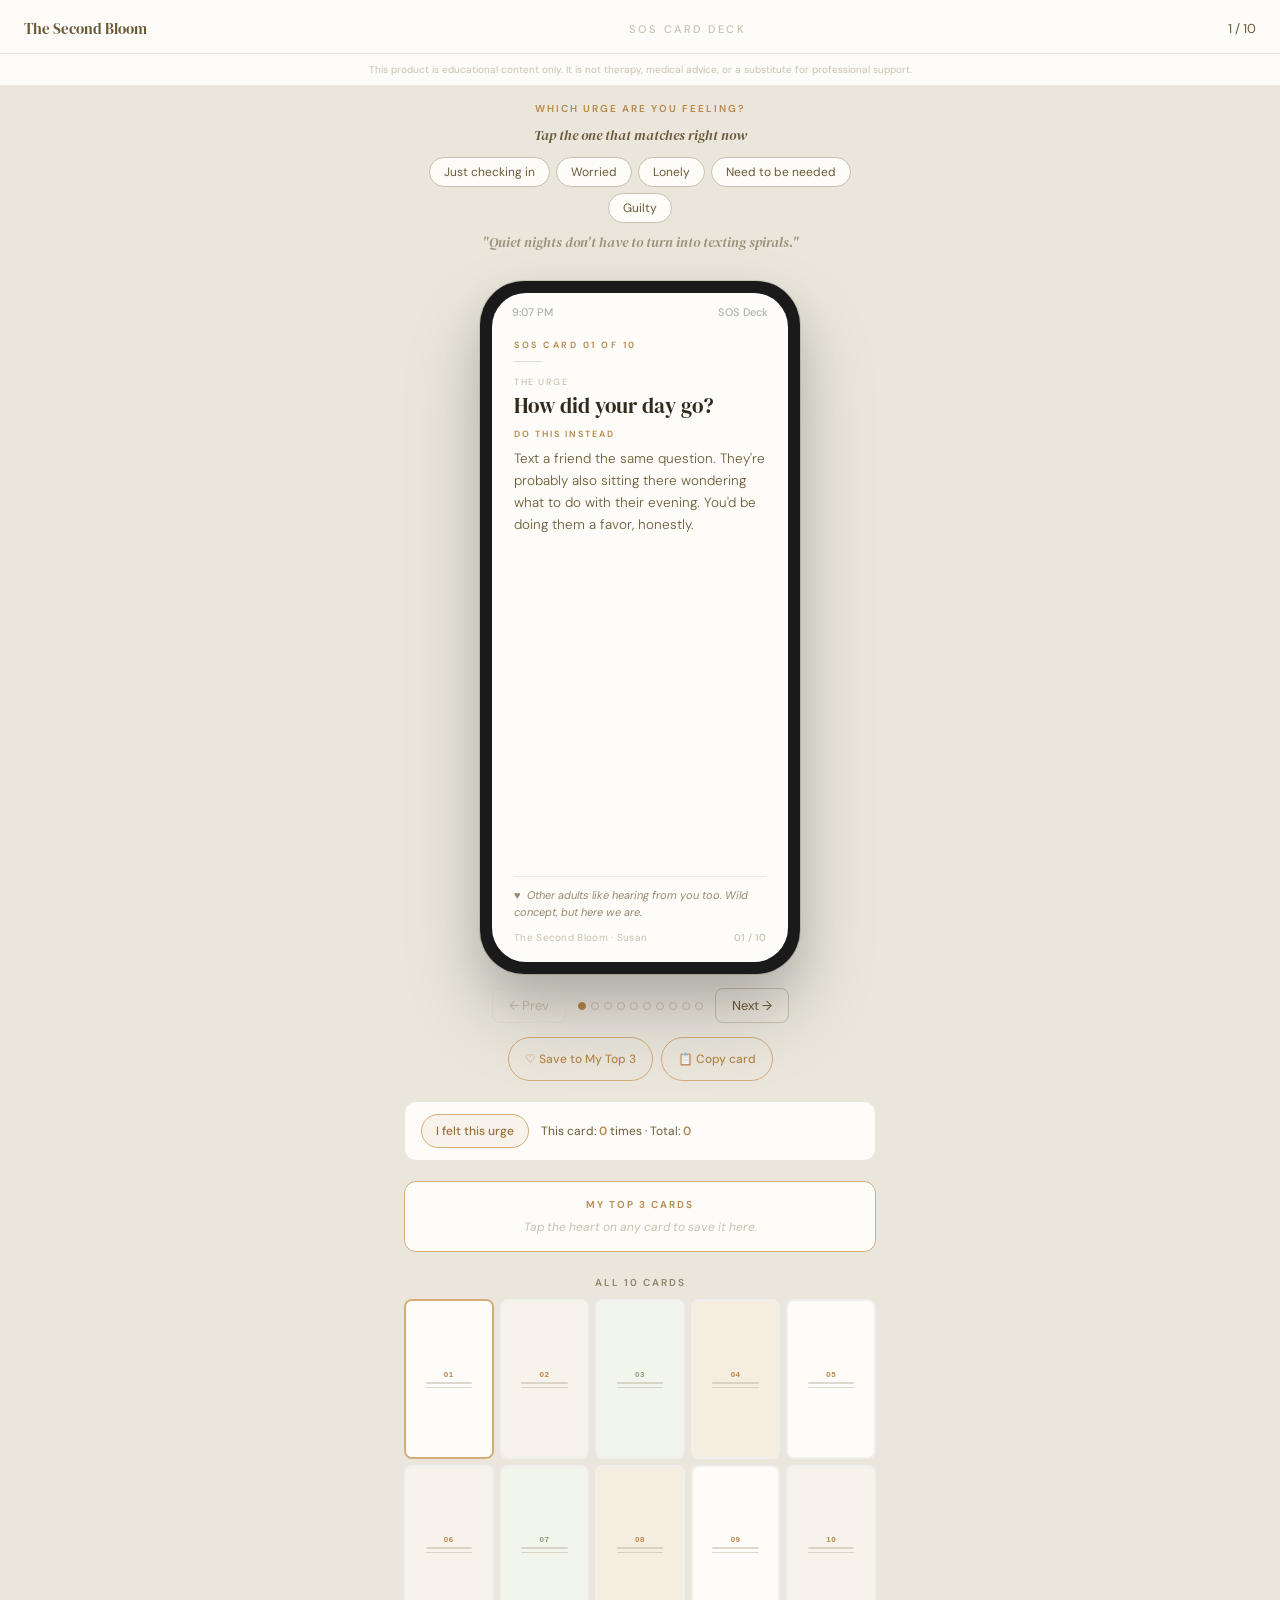
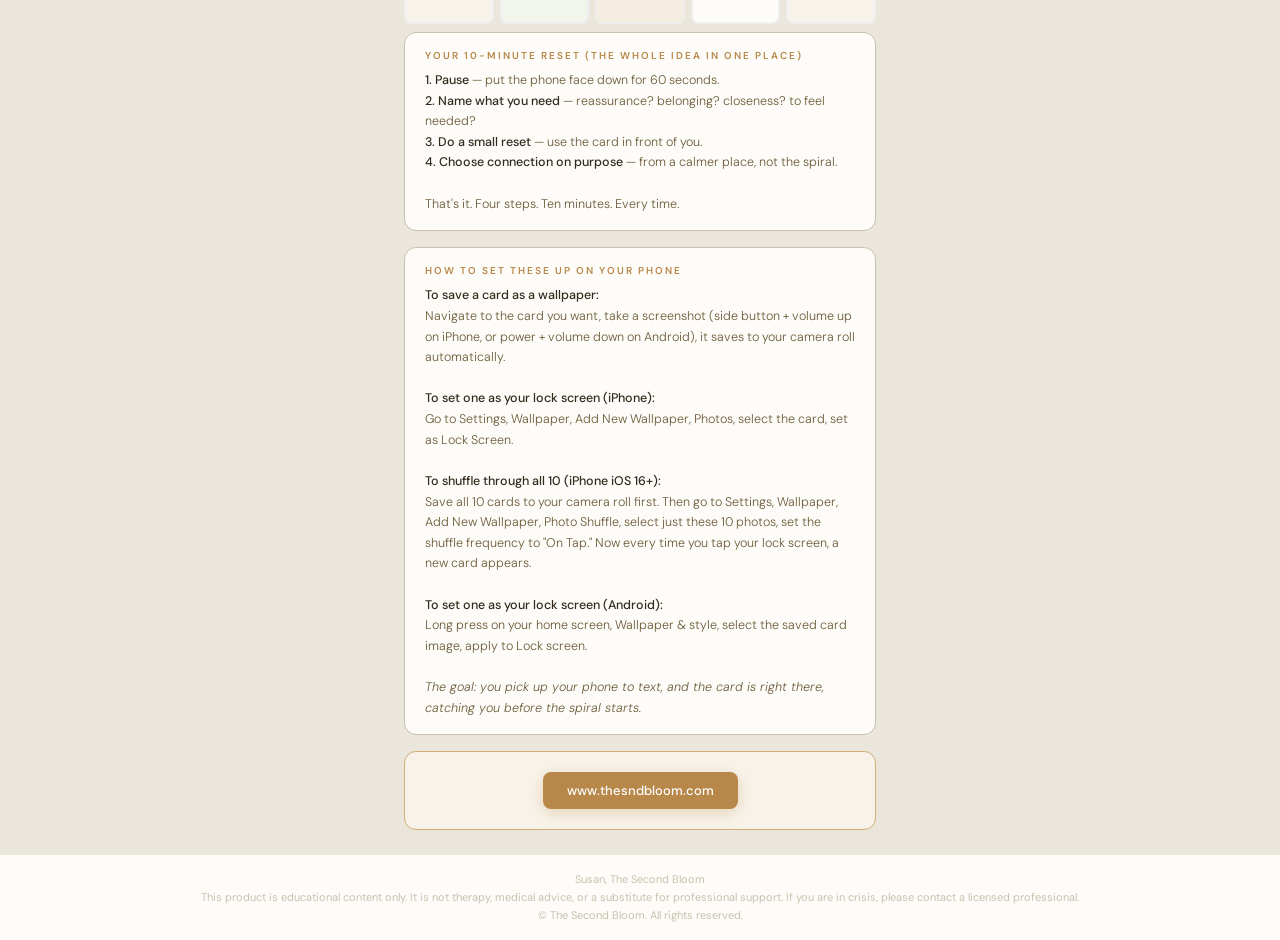
<file: sos-deck/index.html>
<!DOCTYPE html>
<html lang="en">
<head>
<meta charset="UTF-8">
<meta name="viewport" content="width=device-width, initial-scale=1.0, maximum-scale=1.0, user-scalable=no">
<title>The Urge-to-Text SOS Card Deck | The Second Bloom</title>
<meta name="description" content="10 phone-ready SOS cards for the moment your hand reaches for the phone. Quick, gentle interventions when the texting urge hits. By Susan, The Second Bloom.">
<meta property="og:title" content="The Urge-to-Text SOS Card Deck">
<meta property="og:description" content="10 phone-ready cards for the moment your hand reaches for the phone.">
<meta property="og:type" content="website">
<meta name="twitter:card" content="summary_large_image">
<!-- [PLACEHOLDER: Add og:image and og:url once hosted] -->
<link rel="preconnect" href="https://fonts.googleapis.com">
<link rel="preconnect" href="https://fonts.gstatic.com" crossorigin>
<link href="https://fonts.googleapis.com/css2?family=DM+Serif+Display:ital@0;1&family=DM+Sans:wght@300;400;500;600&display=swap" rel="stylesheet">
<link rel="stylesheet" href="styles.css?v=3">
</head>
<body>

<a href="#main-content" class="skip-link">Skip to content</a>

<!-- ═══ TOP BAR ═══ -->
<div class="topbar">
  <div class="topbar-brand">The Second Bloom</div>
  <div class="topbar-subtitle">SOS Card Deck</div>
  <div class="topbar-count" id="cardCounter">1 / 10</div>
</div>

<!-- ═══ DISCLAIMER ═══ -->
<div class="disclaimer-bar">This product is educational content only. It is not therapy, medical advice, or a substitute for professional support.</div>

<!-- ═══ URGE SELECTOR ═══ -->
<div class="urge-selector" id="main-content">
  <div class="urge-selector-label">Which urge are you feeling?</div>
  <div class="urge-selector-text">Tap the one that matches right now</div>
  <div class="urge-pills" role="radiogroup" aria-label="Select your urge type">
    <button class="urge-pill" role="radio" aria-checked="false" data-urge="check-in" onclick="selectUrge(this)">Just checking in</button>
    <button class="urge-pill" role="radio" aria-checked="false" data-urge="worry" onclick="selectUrge(this)">Worried</button>
    <button class="urge-pill" role="radio" aria-checked="false" data-urge="lonely" onclick="selectUrge(this)">Lonely</button>
    <button class="urge-pill" role="radio" aria-checked="false" data-urge="needed" onclick="selectUrge(this)">Need to be needed</button>
    <button class="urge-pill" role="radio" aria-checked="false" data-urge="guilt" onclick="selectUrge(this)">Guilty</button>
  </div>
</div>

<!-- ═══ TAGLINE ═══ -->
<div class="tagline-bar">
  <div class="tagline-text">"Quiet nights don't have to turn into texting spirals."</div>
</div>

<!-- ═══ MAIN STAGE ═══ -->
<div class="stage" role="main" aria-label="SOS Card Viewer">

  <!-- ═══ PHONE SHELL ═══ -->
  <div class="phone-shell" aria-label="Phone preview showing SOS cards">
    <div class="phone-inner">

      <!-- ══ CARD 1: "How did your day go?" ══ -->
      <div id="card-1" class="wallpaper style-cream active" data-urge-type="check-in" aria-label="Card 1 of 10">
        <div class="status-bar"><span>9:07 PM</span><span>SOS Deck</span></div>
        <div class="card-body">
          <div class="card-top">
            <div class="card-eyebrow">SOS Card 01 of 10</div>
            <div class="card-divider-top"></div>
            <div class="card-urge-label">The urge</div>
            <div class="card-urge">How did your day go?</div>
          </div>
          <div class="card-mid">
            <div class="card-action-label">Do this instead</div>
            <div class="card-action">Text a friend the same question. They're probably also sitting there wondering what to do with their evening. You'd be doing them a favor, honestly.</div>
          </div>
          <div class="card-bottom">
            <div class="card-divider"></div>
            <div class="card-humor">&hearts; &nbsp;Other adults like hearing from you too. Wild concept, but here we are.</div>
            <div class="card-brand-row"><span class="card-brand">The Second Bloom &middot; Susan</span><span class="card-num">01 / 10</span></div>
          </div>
        </div>
      </div>

      <!-- ══ CARD 2: "No reply" ══ -->
      <div id="card-2" class="wallpaper style-terra" data-urge-type="worry" aria-label="Card 2 of 10">
        <div class="status-bar"><span>9:07 PM</span><span>SOS Deck</span></div>
        <div class="card-body">
          <div class="card-top">
            <div class="card-eyebrow">SOS Card 02 of 10</div>
            <div class="card-divider-top"></div>
            <div class="card-urge-label">The urge</div>
            <div class="card-urge">I texted yesterday. Still no reply.</div>
          </div>
          <div class="card-mid">
            <div class="card-action-label">Do this instead</div>
            <div class="card-action">Put the phone down. They got it. They love you. They're just living their life at full speed, which is exactly what you raised them to do. You did your job.</div>
          </div>
          <div class="card-bottom">
            <div class="card-divider"></div>
            <div class="card-humor">&hearts; &nbsp;Go watch something trashy on TV. You have absolutely earned it tonight.</div>
            <div class="card-brand-row"><span class="card-brand">The Second Bloom &middot; Susan</span><span class="card-num">02 / 10</span></div>
          </div>
        </div>
      </div>

      <!-- ══ CARD 3: "I should just check in" ══ -->
      <div id="card-3" class="wallpaper style-sage" data-urge-type="check-in" aria-label="Card 3 of 10">
        <div class="status-bar"><span>9:07 PM</span><span>SOS Deck</span></div>
        <div class="card-body">
          <div class="card-top">
            <div class="card-eyebrow">SOS Card 03 of 10</div>
            <div class="card-divider-top"></div>
            <div class="card-urge-label">The urge</div>
            <div class="card-urge">I should just check in. Real quick.</div>
          </div>
          <div class="card-mid">
            <div class="card-action-label">Do this instead</div>
            <div class="card-action">Notice the word "should." That is the loop talking, not you. Set a 10-minute timer. Do your reset. Then decide from a calmer place.</div>
          </div>
          <div class="card-bottom">
            <div class="card-divider"></div>
            <div class="card-humor">&hearts; &nbsp;"Real quick" has never once been real quick. We both know this.</div>
            <div class="card-brand-row"><span class="card-brand">The Second Bloom &middot; Susan</span><span class="card-num">03 / 10</span></div>
          </div>
        </div>
      </div>

      <!-- ══ CARD 4: "I wonder what their weekend plans are" ══ -->
      <div id="card-4" class="wallpaper style-warm" data-urge-type="lonely" aria-label="Card 4 of 10">
        <div class="status-bar"><span>9:07 PM</span><span>SOS Deck</span></div>
        <div class="card-body">
          <div class="card-top">
            <div class="card-eyebrow">SOS Card 04 of 10</div>
            <div class="card-divider-top"></div>
            <div class="card-urge-label">The urge</div>
            <div class="card-urge">I wonder what their weekend plans are.</div>
          </div>
          <div class="card-mid">
            <div class="card-action-label">Do this instead</div>
            <div class="card-action">Make one plan of your own. Open your calendar right now and put one thing in it. Even "Saturday morning walk + good coffee" counts as a weekend plan. It absolutely does.</div>
          </div>
          <div class="card-bottom">
            <div class="card-divider"></div>
            <div class="card-humor">&hearts; &nbsp;Your weekend plans are none of their business either. That's the deal.</div>
            <div class="card-brand-row"><span class="card-brand">The Second Bloom &middot; Susan</span><span class="card-num">04 / 10</span></div>
          </div>
        </div>
      </div>

      <!-- ══ CARD 5: "I'm lonely" ══ -->
      <div id="card-5" class="wallpaper style-cream" data-urge-type="lonely" aria-label="Card 5 of 10">
        <div class="status-bar"><span>9:07 PM</span><span>SOS Deck</span></div>
        <div class="card-body">
          <div class="card-top">
            <div class="card-eyebrow">SOS Card 05 of 10</div>
            <div class="card-divider-top"></div>
            <div class="card-urge-label">The urge</div>
            <div class="card-urge">I'm just really lonely right now.</div>
          </div>
          <div class="card-mid">
            <div class="card-action-label">Do this instead</div>
            <div class="card-action">Loneliness is cured by adults too. Text one friend something small right now. Just "Hey, what are you up to this week?" Watch how fast that changes the whole evening.</div>
          </div>
          <div class="card-bottom">
            <div class="card-divider"></div>
            <div class="card-humor">&hearts; &nbsp;You are not the only mom sitting alone in her kitchen right now. Not even close.</div>
            <div class="card-brand-row"><span class="card-brand">The Second Bloom &middot; Susan</span><span class="card-num">05 / 10</span></div>
          </div>
        </div>
      </div>

      <!-- ══ CARD 6: "I miss my kid" ══ -->
      <div id="card-6" class="wallpaper style-terra" data-urge-type="needed" aria-label="Card 6 of 10">
        <div class="status-bar"><span>9:07 PM</span><span>SOS Deck</span></div>
        <div class="card-body">
          <div class="card-top">
            <div class="card-eyebrow">SOS Card 06 of 10</div>
            <div class="card-divider-top"></div>
            <div class="card-urge-label">The urge</div>
            <div class="card-urge">I just miss my kid. So much.</div>
          </div>
          <div class="card-mid">
            <div class="card-action-label">Do this instead</div>
            <div class="card-action">Write down one memory that makes you smile. Right now, in your notes app. That love is not going anywhere. It does not need a read receipt to be completely real.</div>
          </div>
          <div class="card-bottom">
            <div class="card-divider"></div>
            <div class="card-humor">&hearts; &nbsp;Missing them means you did something right. Let yourself feel it, then let it pass.</div>
            <div class="card-brand-row"><span class="card-brand">The Second Bloom &middot; Susan</span><span class="card-num">06 / 10</span></div>
          </div>
        </div>
      </div>

      <!-- ══ CARD 7: "What if something's wrong?" ══ -->
      <div id="card-7" class="wallpaper style-sage" data-urge-type="worry" aria-label="Card 7 of 10">
        <div class="status-bar"><span>9:07 PM</span><span>SOS Deck</span></div>
        <div class="card-body">
          <div class="card-top">
            <div class="card-eyebrow">SOS Card 07 of 10</div>
            <div class="card-divider-top"></div>
            <div class="card-urge-label">The urge</div>
            <div class="card-urge">What if something is actually wrong?</div>
          </div>
          <div class="card-mid">
            <div class="card-action-label">Do this instead</div>
            <div class="card-action">Ask yourself honestly: is there real evidence something is wrong? If yes, call them, no hesitation. If there's no actual evidence, that's the anxiety spiral. Do your 10-minute reset.</div>
          </div>
          <div class="card-bottom">
            <div class="card-divider"></div>
            <div class="card-humor">&hearts; &nbsp;Your mom-gut is real. But your anxiety also lies. Learn to tell the difference.</div>
            <div class="card-brand-row"><span class="card-brand">The Second Bloom &middot; Susan</span><span class="card-num">07 / 10</span></div>
          </div>
        </div>
      </div>

      <!-- ══ CARD 8: "I just have one quick thing to share" ══ -->
      <div id="card-8" class="wallpaper style-warm" data-urge-type="check-in" aria-label="Card 8 of 10">
        <div class="status-bar"><span>9:07 PM</span><span>SOS Deck</span></div>
        <div class="card-body">
          <div class="card-top">
            <div class="card-eyebrow">SOS Card 08 of 10</div>
            <div class="card-divider-top"></div>
            <div class="card-urge-label">The urge</div>
            <div class="card-urge">I just have one quick thing to share.</div>
          </div>
          <div class="card-mid">
            <div class="card-action-label">Do this instead</div>
            <div class="card-action">Screenshot it. Save it to your camera roll. If you still want to send it tomorrow morning, go ahead. The thing will still be funny. They'll still love it. Probably more at 10am than 9pm.</div>
          </div>
          <div class="card-bottom">
            <div class="card-divider"></div>
            <div class="card-humor">&hearts; &nbsp;Spoiler: half the time you'll look at it tomorrow and think "eh, never mind." And that's okay.</div>
            <div class="card-brand-row"><span class="card-brand">The Second Bloom &middot; Susan</span><span class="card-num">08 / 10</span></div>
          </div>
        </div>
      </div>

      <!-- ══ CARD 9: "I'm bored" ══ -->
      <div id="card-9" class="wallpaper style-cream" data-urge-type="lonely" aria-label="Card 9 of 10">
        <div class="status-bar"><span>9:07 PM</span><span>SOS Deck</span></div>
        <div class="card-body">
          <div class="card-top">
            <div class="card-eyebrow">SOS Card 09 of 10</div>
            <div class="card-divider-top"></div>
            <div class="card-urge-label">The urge</div>
            <div class="card-urge">Honestly? I'm just bored.</div>
          </div>
          <div class="card-mid">
            <div class="card-action-label">Do this instead</div>
            <div class="card-action">Perfect. Boredom is exactly where the good stuff starts. Open your "someday" list right now. Pick one thing off it. You actually have the time for it. That's new.</div>
          </div>
          <div class="card-bottom">
            <div class="card-divider"></div>
            <div class="card-humor">&hearts; &nbsp;Bored is the new free. Let yourself get a little adventurous with it.</div>
            <div class="card-brand-row"><span class="card-brand">The Second Bloom &middot; Susan</span><span class="card-num">09 / 10</span></div>
          </div>
        </div>
      </div>

      <!-- ══ CARD 10: "I just want to feel close" ══ -->
      <div id="card-10" class="wallpaper style-terra" data-urge-type="needed" aria-label="Card 10 of 10">
        <div class="status-bar"><span>9:07 PM</span><span>SOS Deck</span></div>
        <div class="card-body">
          <div class="card-top">
            <div class="card-eyebrow">SOS Card 10 of 10</div>
            <div class="card-divider-top"></div>
            <div class="card-urge-label">The urge</div>
            <div class="card-urge">I just want to feel close to my kid again.</div>
          </div>
          <div class="card-mid">
            <div class="card-action-label">Do this instead</div>
            <div class="card-action">You are already close. Love doesn't shrink with distance. Do one thing right now that fills you up, pour a glass of wine, put on your favorite playlist, text a friend, take a bath. Then if you still want to reach out, do it from that steadier, fuller place.</div>
          </div>
          <div class="card-bottom">
            <div class="card-divider"></div>
            <div class="card-humor">&hearts; &nbsp;A full mom is a better mom. Fill yourself up first. Always.</div>
            <div class="card-brand-row"><span class="card-brand">The Second Bloom &middot; Susan</span><span class="card-num">10 / 10</span></div>
          </div>
        </div>
      </div>

    </div><!-- /phone-inner -->
  </div><!-- /phone-shell -->

  <!-- ═══ CONTROLS ═══ -->
  <div class="controls" aria-label="Card navigation">
    <button class="ctrl-btn" id="prevCardBtn" onclick="prevCard()" aria-label="Previous card" disabled>&larr; Prev</button>
    <div class="dot-row" role="tablist" aria-label="Jump to card">
      <button class="dot active" role="tab" onclick="goToCard(1)" aria-label="Card 1" title="Card 1"></button>
      <button class="dot" role="tab" onclick="goToCard(2)" aria-label="Card 2" title="Card 2"></button>
      <button class="dot" role="tab" onclick="goToCard(3)" aria-label="Card 3" title="Card 3"></button>
      <button class="dot" role="tab" onclick="goToCard(4)" aria-label="Card 4" title="Card 4"></button>
      <button class="dot" role="tab" onclick="goToCard(5)" aria-label="Card 5" title="Card 5"></button>
      <button class="dot" role="tab" onclick="goToCard(6)" aria-label="Card 6" title="Card 6"></button>
      <button class="dot" role="tab" onclick="goToCard(7)" aria-label="Card 7" title="Card 7"></button>
      <button class="dot" role="tab" onclick="goToCard(8)" aria-label="Card 8" title="Card 8"></button>
      <button class="dot" role="tab" onclick="goToCard(9)" aria-label="Card 9" title="Card 9"></button>
      <button class="dot" role="tab" onclick="goToCard(10)" aria-label="Card 10" title="Card 10"></button>
    </div>
    <button class="ctrl-btn" id="nextCardBtn" onclick="nextCard()" aria-label="Next card">Next &rarr;</button>
  </div>

  <!-- Save / Share buttons -->
  <div style="display:flex; gap:8px; justify-content:center; padding:4px 0 8px;">
    <button class="save-fav-btn" id="saveFavBtn" aria-label="Save card to My Top 3">&#9825; Save to My Top 3</button>
    <button class="save-fav-btn" id="shareCardBtn" aria-label="Copy card text">&#128203; Copy card</button>
  </div>

</div><!-- /stage -->

<!-- ═══ URGE TRACKER ═══ -->
<div class="urge-tracker">
  <div class="urge-tracker-inner">
    <button class="tracker-btn" id="trackerBtn" onclick="trackUrge()">I felt this urge</button>
    <div class="tracker-text">This card: <span class="tracker-count" id="trackerCount">0</span> times &middot; Total: <span class="tracker-count" id="trackerTotal">0</span></div>
  </div>
</div>

<!-- ═══ MY TOP 3 CARDS ═══ -->
<div class="favorites-section">
  <div class="favorites-box">
    <div class="favorites-label">My Top 3 Cards</div>
    <div class="favorites-list" id="favoritesList">
      <div class="favorites-empty">Tap the heart on any card to save it here.</div>
    </div>
  </div>
</div>

<!-- ═══ CARD TRAY ═══ -->
<div class="card-tray">
  <div class="tray-label">All 10 Cards</div>
  <div class="tray-grid" role="list">
    <button class="tray-thumb active" role="listitem" onclick="goToCard(1)" aria-label="View Card 1"><div class="tray-inner tc"><span class="tray-num">01</span><div class="tray-lines"><div class="tray-line"></div><div class="tray-line"></div></div></div></button>
    <button class="tray-thumb" role="listitem" onclick="goToCard(2)" aria-label="View Card 2"><div class="tray-inner tt"><span class="tray-num">02</span><div class="tray-lines"><div class="tray-line"></div><div class="tray-line"></div></div></div></button>
    <button class="tray-thumb" role="listitem" onclick="goToCard(3)" aria-label="View Card 3"><div class="tray-inner ts"><span class="tray-num">03</span><div class="tray-lines"><div class="tray-line"></div><div class="tray-line"></div></div></div></button>
    <button class="tray-thumb" role="listitem" onclick="goToCard(4)" aria-label="View Card 4"><div class="tray-inner tw"><span class="tray-num">04</span><div class="tray-lines"><div class="tray-line"></div><div class="tray-line"></div></div></div></button>
    <button class="tray-thumb" role="listitem" onclick="goToCard(5)" aria-label="View Card 5"><div class="tray-inner tc"><span class="tray-num">05</span><div class="tray-lines"><div class="tray-line"></div><div class="tray-line"></div></div></div></button>
    <button class="tray-thumb" role="listitem" onclick="goToCard(6)" aria-label="View Card 6"><div class="tray-inner tt"><span class="tray-num">06</span><div class="tray-lines"><div class="tray-line"></div><div class="tray-line"></div></div></div></button>
    <button class="tray-thumb" role="listitem" onclick="goToCard(7)" aria-label="View Card 7"><div class="tray-inner ts"><span class="tray-num">07</span><div class="tray-lines"><div class="tray-line"></div><div class="tray-line"></div></div></div></button>
    <button class="tray-thumb" role="listitem" onclick="goToCard(8)" aria-label="View Card 8"><div class="tray-inner tw"><span class="tray-num">08</span><div class="tray-lines"><div class="tray-line"></div><div class="tray-line"></div></div></div></button>
    <button class="tray-thumb" role="listitem" onclick="goToCard(9)" aria-label="View Card 9"><div class="tray-inner tc"><span class="tray-num">09</span><div class="tray-lines"><div class="tray-line"></div><div class="tray-line"></div></div></div></button>
    <button class="tray-thumb" role="listitem" onclick="goToCard(10)" aria-label="View Card 10"><div class="tray-inner tt"><span class="tray-num">10</span><div class="tray-lines"><div class="tray-line"></div><div class="tray-line"></div></div></div></button>
  </div>
</div>

<!-- ═══ INSTRUCTIONS ═══ -->
<div class="instructions">
  <div class="instructions-box">
    <div class="instructions-title">Your 10-Minute Reset (The whole idea in one place)</div>
    <div class="instructions-text">
      <strong>1. Pause</strong> &mdash; put the phone face down for 60 seconds.<br>
      <strong>2. Name what you need</strong> &mdash; reassurance? belonging? closeness? to feel needed?<br>
      <strong>3. Do a small reset</strong> &mdash; use the card in front of you.<br>
      <strong>4. Choose connection on purpose</strong> &mdash; from a calmer place, not the spiral.<br><br>
      That's it. Four steps. Ten minutes. Every time.
    </div>
  </div>
</div>

<!-- ═══ PHONE SETUP ═══ -->
<div class="instructions">
  <div class="instructions-box">
    <div class="instructions-title">How to set these up on your phone</div>
    <div class="instructions-text">
      <strong>To save a card as a wallpaper:</strong><br>
      Navigate to the card you want, take a screenshot (side button + volume up on iPhone, or power + volume down on Android), it saves to your camera roll automatically.<br><br>
      <strong>To set one as your lock screen (iPhone):</strong><br>
      Go to Settings, Wallpaper, Add New Wallpaper, Photos, select the card, set as Lock Screen.<br><br>
      <strong>To shuffle through all 10 (iPhone iOS 16+):</strong><br>
      Save all 10 cards to your camera roll first. Then go to Settings, Wallpaper, Add New Wallpaper, Photo Shuffle, select just these 10 photos, set the shuffle frequency to "On Tap." Now every time you tap your lock screen, a new card appears.<br><br>
      <strong>To set one as your lock screen (Android):</strong><br>
      Long press on your home screen, Wallpaper &amp; style, select the saved card image, apply to Lock screen.<br><br>
      <em>The goal: you pick up your phone to text, and the card is right there, catching you before the spiral starts.</em>
    </div>
  </div>
</div>

<!-- ═══ CROSS-SELL ═══ -->
<div class="cross-sell">
  <div class="cross-sell-box">
    <a href="https://www.thesndbloom.com" target="_blank" class="cross-sell-link">www.thesndbloom.com</a>
  </div>
</div>

<!-- ═══ FOOTER ═══ -->
<div class="footer">
  Susan, The Second Bloom<br>
  This product is educational content only. It is not therapy, medical advice, or a substitute for professional support. If you are in crisis, please contact a licensed professional.<br>
  &copy; The Second Bloom. All rights reserved.
</div>

<script src="script.js?v=3"></script>
</body>
</html>
</file>
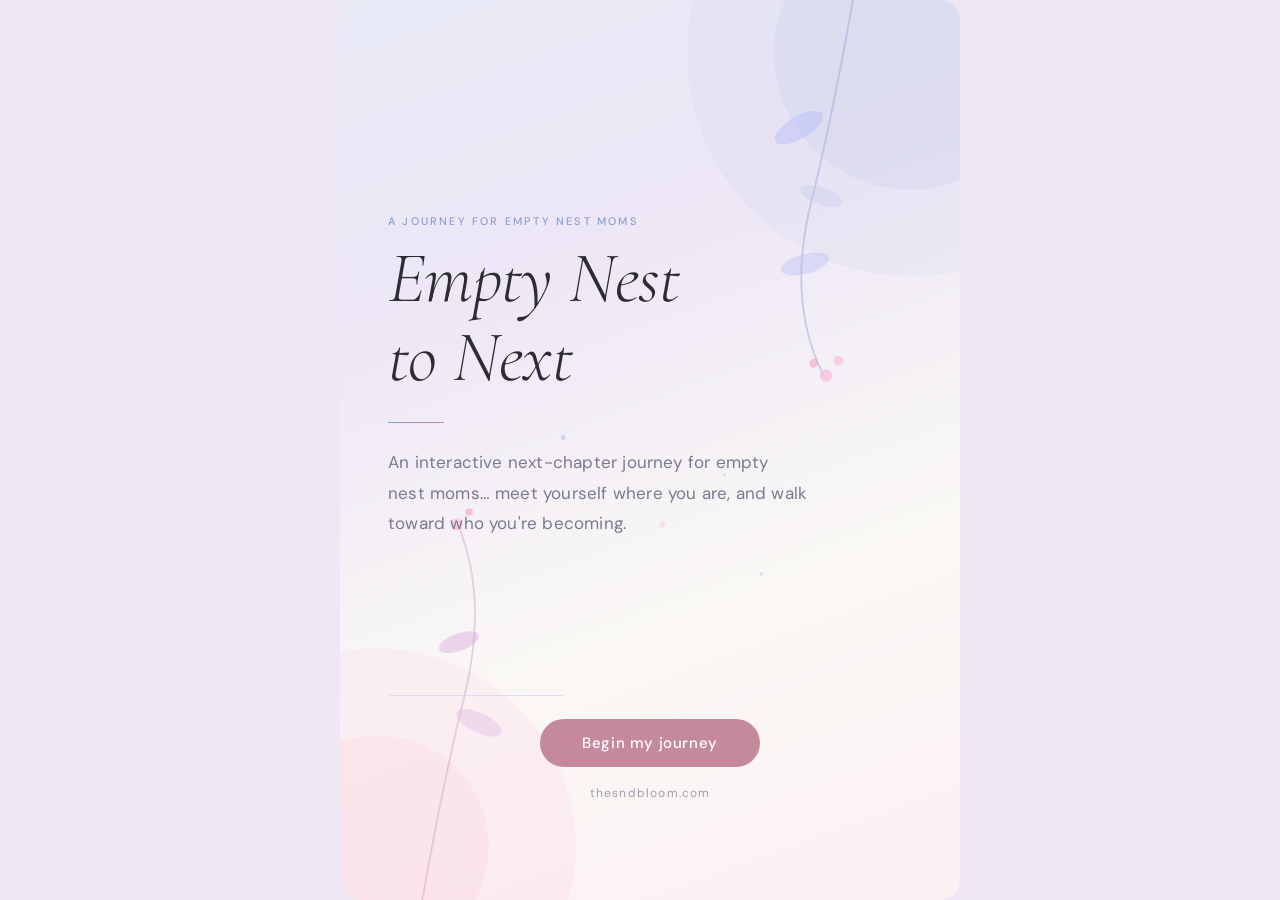
<file: empty-nest-to-next.html>
<!DOCTYPE html>
<html lang="en">
<head>
  <meta charset="UTF-8" />
  <meta name="viewport" content="width=device-width, initial-scale=1.0" />
  <title>Empty Nest to Next</title>
  <!-- ============================================================
       FONTS — Cormorant Garamond (headings) + DM Sans (body)
       ============================================================ -->
  <link rel="preconnect" href="https://fonts.googleapis.com" />
  <link rel="preconnect" href="https://fonts.gstatic.com" crossorigin />
  <link href="https://fonts.googleapis.com/css2?family=Cormorant+Garamond:ital,wght@1,300;1,400&family=DM+Sans:wght@400;500&display=swap" rel="stylesheet" />
  <style>
    /* ============================================================
       DESIGN TOKENS — edit these to restyle the whole product
       ============================================================ */
    :root {
      /* Colors — Jenna Kutcher-inspired: periwinkle + dusty rose + warm cream */
      --color-bg:            #FAF8F5;   /* warm cream white — page background */
      --color-surface:       #F0EDF8;   /* soft lavender blush — pause/card backgrounds */
      --color-text:          #2D2B35;   /* deep plum charcoal — primary text */
      --color-text-muted:    #7B7890;   /* muted mauve — secondary text */
      --color-sage:          #8B9FD4;   /* periwinkle — progress, accents (replaces sage) */
      --color-sage-light:    #D4DAF0;   /* soft periwinkle mist — inactive progress */
      --color-terra:         #C4899A;   /* dusty rose — primary CTA (replaces terracotta) */
      --color-terra-light:   #EDD8DF;   /* blush petal — hover tints */
      --color-border:        #E5E0EE;   /* lavender whisper — borders, dividers */
      --color-input-bg:      #FFFFFF;   /* pure white — input fields */
      --color-disabled:      #C5C0D4;   /* soft mauve gray — disabled states */
      /* Typography */
      --font-heading:        'Cormorant Garamond', Georgia, serif;
      --font-body:           'DM Sans', system-ui, sans-serif;
      /* Spacing (8px base unit) */
      --sp-1: 8px;
      --sp-2: 16px;
      --sp-3: 24px;
      --sp-4: 32px;
      --sp-5: 48px;
      --sp-6: 64px;
      --sp-7: 96px;
      /* Layout */
      --content-max:  620px;
      --page-pad-x:   24px;
      --page-pad-y:   40px;
      /* Transitions */
      --transition-screen: 400ms ease;
      --transition-fast:   200ms ease;
    }
    /* ============================================================
       RESET & BASE
       ============================================================ */
    *, *::before, *::after {
      box-sizing: border-box;
      margin: 0;
      padding: 0;
    }
    html {
      font-size: 18px;
      -webkit-text-size-adjust: 100%;
    }
    body {
      background-color: var(--color-bg);
      color: var(--color-text);
      font-family: var(--font-body);
      font-weight: 400;
      line-height: 1.75;
      letter-spacing: 0.01em;
      min-height: 100dvh;
      display: flex;
      justify-content: center;
    }
    /* When cover is showing lock scroll */
    body.cover-visible {
      overflow: hidden;
      background: #EDE7F6;
    }
    /* ============================================================
       LAYOUT — single centered column, natural height
       ============================================================ */
    #app {
      width: 100%;
      max-width: var(--content-max);
      padding: var(--page-pad-y) var(--page-pad-x);
      min-height: 100dvh;
      display: flex;
      flex-direction: column;
    }
    /* ============================================================
       PROGRESS BAR
       ============================================================ */
    #progress-bar {
      display: flex;
      gap: 6px;
      width: 100%;
      opacity: 0;
      height: 0;
      margin-bottom: 0;
      overflow: hidden;
      flex-shrink: 0;
      transition: opacity var(--transition-screen), height 400ms ease, margin-bottom 400ms ease;
    }
    #progress-bar.visible {
      opacity: 1;
      height: 3px;
      margin-bottom: var(--sp-5);
    }
    .progress-segment {
      flex: 1;
      height: 3px;
      border-radius: 4px;
      background-color: var(--color-sage-light);
      overflow: hidden;
      position: relative;
    }
    .progress-segment .fill {
      position: absolute;
      inset: 0;
      background-color: var(--color-sage);
      transform: scaleX(0);
      transform-origin: left;
      transition: transform 600ms ease;
    }
    .progress-segment.active .fill  { transform: scaleX(0.5); }
    .progress-segment.complete .fill { transform: scaleX(1); }
    /* ============================================================
       SCREENS — only one visible at a time, natural height
       ============================================================ */
    .screen {
      display: none;
      flex-direction: column;
      flex: 1;
      animation: screenFadeIn var(--transition-screen) ease forwards;
    }
    .screen.active {
      display: flex;
    }
    @keyframes screenFadeIn {
      from { opacity: 0; transform: translateY(10px); }
      to   { opacity: 1; transform: translateY(0); }
    }
    /* ============================================================
       TYPOGRAPHY
       ============================================================ */
    .chapter-label {
      font-family: var(--font-body);
      font-size: 12px;
      font-weight: 500;
      letter-spacing: 0.12em;
      text-transform: uppercase;
      color: var(--color-sage);
      margin-bottom: var(--sp-2);
    }
    h1, h2 {
      font-family: var(--font-heading);
      font-style: italic;
      font-weight: 300;
      line-height: 1.3;
      color: var(--color-text);
    }
    h1 { font-size: clamp(28px, 6vw, 38px); }
    h2 { font-size: clamp(22px, 4.5vw, 28px); }
    p {
      color: var(--color-text);
      margin-bottom: var(--sp-3);
    }
    p:last-of-type {
      margin-bottom: 0;
    }
    .text-muted {
      color: var(--color-text-muted);
      font-size: 15px;
    }
    em {
      font-style: italic;
      font-family: var(--font-heading);
      font-size: 1.1em;
      font-weight: 300;
    }
    /* ============================================================
       CONTENT AREA
       ============================================================ */
    .screen-content {
      flex: 1;
      display: flex;
      flex-direction: column;
      justify-content: center;
      gap: var(--sp-4);
      padding: var(--sp-3) 0;
    }
    /* Pause card — cream background for validation moments */
    .pause-card {
      background-color: var(--color-surface);
      border-radius: 16px;
      padding: var(--sp-4);
    }
    .pause-card p {
      color: var(--color-text);
      line-height: 1.8;
    }
    /* Thin ornamental divider */
    .ornament {
      width: 48px;
      height: 1px;
      background-color: var(--color-border);
      margin: var(--sp-3) auto;
    }
    /* ============================================================
       TEXT INPUT / TEXTAREA
       ============================================================ */
    .prompt-input {
      width: 100%;
      min-height: 130px;
      background-color: var(--color-input-bg);
      border: 1px solid var(--color-border);
      border-radius: 12px;
      padding: var(--sp-2);
      font-family: var(--font-body);
      font-size: 17px;
      font-weight: 400;
      color: var(--color-text);
      line-height: 1.7;
      resize: none;
      outline: none;
      transition: border-color var(--transition-fast);
      overflow: hidden;
    }
    .prompt-input::placeholder {
      color: var(--color-disabled);
    }
    .prompt-input:focus {
      border-color: var(--color-sage);
      border-width: 1.5px;
    }
    .privacy-note {
      font-size: 13px;
      color: var(--color-text-muted);
      text-align: center;
      margin-top: var(--sp-1);
    }
    /* ============================================================
       BUTTONS
       ============================================================ */
    .btn-area {
      display: flex;
      flex-direction: column;
      align-items: center;
      gap: var(--sp-2);
      padding-top: var(--sp-4);
      padding-bottom: var(--sp-2);
    }
    .btn-primary {
      display: inline-flex;
      align-items: center;
      justify-content: center;
      background-color: var(--color-terra);
      color: #FFFFFF;
      font-family: var(--font-body);
      font-size: 15px;
      font-weight: 500;
      letter-spacing: 0.04em;
      text-decoration: none;
      border: none;
      border-radius: 40px;
      padding: 14px 40px;
      cursor: pointer;
      min-width: 200px;
      width: 100%;
      transition: opacity var(--transition-fast);
    }
    .btn-primary:hover,
    .btn-primary:focus-visible {
      opacity: 0.88;
      outline: none;
    }
    .btn-secondary {
      background: none;
      border: none;
      color: var(--color-text-muted);
      font-family: var(--font-body);
      font-size: 14px;
      font-weight: 400;
      cursor: pointer;
      padding: 8px 16px;
      text-decoration: none;
      transition: color var(--transition-fast);
    }
    .btn-secondary:hover {
      color: var(--color-text);
      text-decoration: underline;
    }
    /* Back button — left-aligned arrow, sits above primary CTA */
    .btn-back {
      background: none;
      border: none;
      color: var(--color-text-muted);
      font-family: var(--font-body);
      font-size: 14px;
      font-weight: 400;
      cursor: pointer;
      padding: 4px 0;
      display: flex;
      align-items: center;
      gap: 6px;
      transition: color var(--transition-fast);
      align-self: flex-start; /* left-align within btn-area */
    }
    .btn-back:hover {
      color: var(--color-text);
    }
    .btn-back::before {
      content: '←';
      font-size: 15px;
    }
    /* ============================================================
       CHAPTER INTRO
       ============================================================ */
    .chapter-intro .chapter-number {
      font-family: var(--font-body);
      font-size: 11px;
      font-weight: 500;
      letter-spacing: 0.16em;
      text-transform: uppercase;
      color: var(--color-sage);
      margin-bottom: var(--sp-2);
    }
    /* ============================================================
       COVER / WELCOME SCREEN — full-bleed illustrated design
       ============================================================ */
    #screen-1 {
      position: fixed;
      inset: 0;
      z-index: 50;
      padding: var(--page-pad-y) var(--page-pad-x);
      max-width: var(--content-max);
      margin: 0 auto;
      left: 50%;
      transform: translateX(-50%);
      width: 100%;
      overflow: hidden;
      justify-content: space-between;
      background: linear-gradient(
        160deg,
        #E8EAF6 0%,
        #EDE7F6 30%,
        #FAF8F5 65%,
        #FCF0F3 100%
      );
    }
    /* Decorative botanical SVG layer — fills the screen */
    #screen-1 .cover-botanical {
      position: absolute;
      top: 0;
      left: 0;
      width: 100%;
      height: 100%;
      pointer-events: none;
      z-index: 0;
    }
    /* All cover text sits above the botanical layer */
    #screen-1 .cover-content,
    #screen-1 .btn-area {
      position: relative;
      z-index: 1;
    }
    #screen-1 .cover-content {
      flex: 1;
      display: flex;
      flex-direction: column;
      justify-content: center;
      gap: var(--sp-3);
    }
    /* Eyebrow label above the title */
    .cover-eyebrow {
      font-family: var(--font-body);
      font-size: 11px;
      font-weight: 500;
      letter-spacing: 0.2em;
      text-transform: uppercase;
      color: var(--color-sage);
      margin-bottom: var(--sp-1);
    }
    /* Main cover title */
    .cover-title {
      font-family: var(--font-heading);
      font-style: italic;
      font-weight: 300;
      font-size: clamp(44px, 10vw, 68px);
      line-height: 1.1;
      color: var(--color-text);
      margin: 0;
      letter-spacing: -0.01em;
    }
    /* Decorative gradient rule under title */
    .cover-rule {
      width: 56px;
      height: 1.5px;
      background: linear-gradient(90deg, var(--color-sage), var(--color-terra));
      border: none;
      margin: var(--sp-3) 0;
    }
    /* Subtitle beneath rule */
    .cover-subtitle {
      font-size: 15px;
      color: var(--color-text-muted);
      line-height: 1.8;
      max-width: 420px;
    }
    #screen-1 .btn-area {
      padding-bottom: var(--sp-4);
    }
    .cover-site {
      font-family: var(--font-body);
      font-size: 12px;
      letter-spacing: 0.1em;
      color: var(--color-text-muted);
      margin: 0;
      opacity: 0.7;
      text-decoration: none;
      display: block;
      text-align: center;
    }
    .cover-site:hover {
      opacity: 1;
      color: var(--color-sage);
    }
    @media (min-width: 640px) {
      #screen-1 {
        border-radius: 20px;
      }
      .cover-title    { font-size: clamp(52px, 8vw, 72px); }
      .cover-subtitle { font-size: 17px; }
    }
    /* Used on closing screen 27 */
    .welcome-title {
      font-family: var(--font-heading);
      font-style: italic;
      font-weight: 300;
      line-height: 1.2;
      color: var(--color-text);
    }
    /* ============================================================
       DESKTOP OVERRIDES
       ============================================================ */
    @media (min-width: 640px) {
      :root {
        --page-pad-x: 48px;
        --page-pad-y: 64px;
      }
      html { font-size: 19px; }
      .btn-primary {
        width: auto;
        min-width: 220px;
      }
      .prompt-input {
        min-height: 150px;
        font-size: 18px;
      }
      .pause-card {
        padding: var(--sp-5);
      }
    }
    /* ============================================================
       TABLE OF CONTENTS — toc-row layout
       ============================================================ */
    .toc-row {
      display: flex;
      gap: var(--sp-3);
      align-items: flex-start;
      padding: var(--sp-2) 0;
    }
    .toc-num {
      font-family: var(--font-heading);
      font-style: italic;
      font-weight: 300;
      font-size: 28px;
      color: var(--color-sage);
      line-height: 1.2;
      min-width: 36px;
      padding-top: 2px;
    }
    .toc-body {
      flex: 1;
    }
    .toc-title {
      font-family: var(--font-heading);
      font-style: italic;
      font-weight: 300;
      font-size: 20px;
      color: var(--color-text);
      margin-bottom: var(--sp-1);
      line-height: 1.3;
    }
    .toc-desc {
      font-size: 14px;
      color: var(--color-text-muted);
      line-height: 1.75;
      margin-bottom: 0;
    }
    .toc-divider {
      width: 100%;
      height: 1px;
      background-color: var(--color-border);
      margin: var(--sp-1) 0;
    }
    /* ============================================================
       JOURNEY SUMMARY — screen 28
       ============================================================ */
    #screen-28 .screen-content {
      justify-content: flex-start;
      padding-top: var(--sp-3);
    }
    .summary-header {
      margin-bottom: var(--sp-5);
    }
    .summary-chapter-block {
      margin-bottom: var(--sp-5);
    }
    .summary-chapter-label {
      font-family: var(--font-body);
      font-size: 11px;
      font-weight: 500;
      letter-spacing: 0.16em;
      text-transform: uppercase;
      color: var(--color-sage);
      margin-bottom: var(--sp-2);
    }
    .summary-chapter-title {
      font-family: var(--font-heading);
      font-style: italic;
      font-weight: 300;
      font-size: 22px;
      color: var(--color-text);
      margin-bottom: var(--sp-3);
      line-height: 1.3;
    }
    .summary-entry {
      margin-bottom: var(--sp-4);
      padding-bottom: var(--sp-3);
      border-bottom: 1px solid var(--color-border);
    }
    .summary-entry:last-of-type {
      border-bottom: none;
    }
    .summary-question {
      font-size: 14px;
      font-weight: 500;
      color: var(--color-text-muted);
      line-height: 1.6;
      margin-bottom: var(--sp-1);
    }
    .summary-answer {
      font-size: 16px;
      color: var(--color-text);
      line-height: 1.8;
      white-space: pre-wrap;
      margin: 0;
    }
    .summary-empty {
      font-size: 14px;
      color: var(--color-disabled);
      font-style: italic;
    }
    /* ============================================================
       PROGRESS TRACKER — screen 29
       ============================================================ */
    #screen-29 .screen-content {
      justify-content: flex-start;
      gap: var(--sp-4);
    }
    .tracker-win-item {
      display: flex;
      align-items: flex-start;
      gap: var(--sp-2);
      padding: var(--sp-2) 0;
      border-bottom: 1px solid var(--color-border);
    }
    .tracker-win-item:last-of-type {
      border-bottom: none;
    }
    .tracker-win-check {
      width: 20px;
      height: 20px;
      min-width: 20px;
      border-radius: 50%;
      border: 1.5px solid var(--color-sage);
      background: none;
      cursor: pointer;
      display: flex;
      align-items: center;
      justify-content: center;
      margin-top: 2px;
      transition: background var(--transition-fast), border-color var(--transition-fast);
    }
    .tracker-win-check.checked {
      background: var(--color-sage);
      border-color: var(--color-sage);
    }
    .tracker-win-check.checked::after {
      content: '✓';
      color: white;
      font-size: 11px;
      line-height: 1;
    }
    .tracker-win-text {
      font-size: 15px;
      color: var(--color-text);
      line-height: 1.7;
      flex: 1;
    }
    .tracker-win-text.checked {
      color: var(--color-text-muted);
      text-decoration: line-through;
      text-decoration-color: var(--color-sage-light);
    }
    .tracker-win-delete {
      background: none;
      border: none;
      color: var(--color-disabled);
      font-size: 18px;
      cursor: pointer;
      padding: 0 4px;
      line-height: 1;
      transition: color var(--transition-fast);
    }
    .tracker-win-delete:hover {
      color: var(--color-terra);
    }
    .tracker-empty-state {
      font-size: 14px;
      color: var(--color-disabled);
      font-style: italic;
      padding: var(--sp-2) 0;
    }
    @media print {
      #progress-bar, .btn-area, .btn-back { display: none !important; }
      #screen-28 { display: block !important; }
      .screen:not(#screen-28) { display: none !important; }
      body { background: white; }
      #app { padding: 24px; max-width: 100%; }
    }
    .sr-only {
      position: absolute;
      width: 1px;
      height: 1px;
      overflow: hidden;
      clip: rect(0,0,0,0);
      white-space: nowrap;
    }
  </style>
</head>
<body>
<!-- ============================================================
     APP SHELL
     ============================================================ -->
<div id="app" role="main">
  <!-- Progress bar — hidden on first 2 screens -->
  <nav id="progress-bar" aria-label="Journey progress">
    <div class="progress-segment" id="seg-1"><div class="fill"></div></div>
    <div class="progress-segment" id="seg-2"><div class="fill"></div></div>
    <div class="progress-segment" id="seg-3"><div class="fill"></div></div>
  </nav>
  <!-- ===========================================================
       SCREEN 1 — COVER PAGE
       =========================================================== -->
  <section class="screen active" id="screen-1" data-screen="1">
    <!-- Botanical illustration layer -->
    <svg class="cover-botanical" viewBox="0 0 500 800" xmlns="http://www.w3.org/2000/svg" preserveAspectRatio="xMidYMid slice">
      <!-- Large soft circle, top right -->
      <circle cx="460" cy="80" r="180" fill="#C5CAE9" opacity="0.18"/>
      <circle cx="460" cy="80" r="110" fill="#9FA8DA" opacity="0.12"/>
      <!-- Soft circle, bottom left -->
      <circle cx="30" cy="720" r="160" fill="#F8BBD9" opacity="0.15"/>
      <circle cx="30" cy="720" r="90" fill="#F48FB1" opacity="0.10"/>
      <!-- Botanical stem — top right -->
      <path d="M420 0 Q400 120 380 200 Q360 280 390 340" stroke="#9FA8DA" stroke-width="1.5" fill="none" opacity="0.5"/>
      <!-- Leaves on stem -->
      <ellipse cx="370" cy="140" rx="22" ry="9" fill="#B3BCF5" opacity="0.45" transform="rotate(-30 370 140)"/>
      <ellipse cx="388" cy="195" rx="18" ry="7" fill="#C5CAE9" opacity="0.4" transform="rotate(20 388 195)"/>
      <ellipse cx="375" cy="250" rx="20" ry="8" fill="#B3BCF5" opacity="0.38" transform="rotate(-15 375 250)"/>
      <!-- Small blossoms -->
      <circle cx="392" cy="340" r="5" fill="#F8BBD9" opacity="0.7"/>
      <circle cx="382" cy="330" r="3.5" fill="#F48FB1" opacity="0.5"/>
      <circle cx="402" cy="328" r="4" fill="#F8BBD9" opacity="0.6"/>
      <!-- Botanical stem — bottom left -->
      <path d="M60 800 Q80 680 100 600 Q120 520 95 460" stroke="#C8A2C8" stroke-width="1.5" fill="none" opacity="0.45"/>
      <ellipse cx="112" cy="620" rx="20" ry="8" fill="#E1BEE7" opacity="0.45" transform="rotate(25 112 620)"/>
      <ellipse cx="96" cy="555" rx="17" ry="7" fill="#CE93D8" opacity="0.35" transform="rotate(-20 96 555)"/>
      <circle cx="94" cy="460" r="5" fill="#F8BBD9" opacity="0.65"/>
      <circle cx="104" cy="450" r="3" fill="#F48FB1" opacity="0.5"/>
      <!-- Delicate scatter dots — mid area -->
      <circle cx="180" cy="390" r="2" fill="#9FA8DA" opacity="0.4"/>
      <circle cx="310" cy="420" r="1.5" fill="#C5CAE9" opacity="0.5"/>
      <circle cx="260" cy="460" r="2.5" fill="#F8BBD9" opacity="0.35"/>
      <circle cx="340" cy="500" r="1.5" fill="#9FA8DA" opacity="0.3"/>
      <!-- Thin horizontal divider line (decorative) -->
      <line x1="40" y1="598" x2="180" y2="598" stroke="#C5CAE9" stroke-width="0.8" opacity="0.5"/>
    </svg>
    <!-- Cover content -->
    <div class="cover-content">
      <div>
        <p class="cover-eyebrow">A journey for empty nest moms</p>
        <h1 class="cover-title">Empty Nest<br>to Next</h1>
        <hr class="cover-rule" />
        <p class="cover-subtitle">An interactive next-chapter journey for empty nest moms… meet yourself where you are, and walk toward who you're becoming.</p>
      </div>
    </div>
    <div class="btn-area">
      <button class="btn-primary" onclick="goTo(2)">Begin my journey</button>
      <a href="https://thesndbloom.com" target="_blank" class="cover-site">thesndbloom.com</a>
    </div>
  </section>
  <!-- ===========================================================
       SCREEN 2 — WHAT THIS IS
       =========================================================== -->
  <section class="screen" id="screen-2" data-screen="2">
    <div class="screen-content">
      <div>
        <p>This is a quiet space — just for you.</p>
        <p>It's a gentle journey through three chapters, where you get to feel what you're feeling, find your footing again, and take one real step toward what comes next.</p>
        <p>Move through it all at once, or come back over a few days. There's no right way.<br>No timeline. Just you, at your own pace.</p>
      </div>
      <p class="privacy-note">Everything you write stays on your device.<br>Nothing is shared or stored anywhere else.</p>
    </div>
    <div class="btn-area">
      <button class="btn-primary" onclick="goTo('how-to')">Let's begin</button>
    </div>
  </section>
  <!-- ===========================================================
       SCREEN HOW-TO — HOW TO USE THIS
       =========================================================== -->
  <section class="screen" id="screen-how-to" data-screen="how-to">
    <div class="screen-content">
      <div>
        <p class="chapter-label">How it works</p>
        <h2 style="margin-bottom: var(--sp-4);">A few things<br>before you begin.</h2>
        <!-- Step rows -->
        <div class="toc-row">
          <div class="toc-num">→</div>
          <div class="toc-body">
            <p class="toc-title">Go at your own pace</p>
            <p class="toc-desc">Move through all three chapters in one sitting, or spread it out over a few days. There's no right way and no timeline.</p>
          </div>
        </div>
        <div class="toc-divider"></div>
        <div class="toc-row">
          <div class="toc-num">→</div>
          <div class="toc-body">
            <p class="toc-title">Write what's true</p>
            <p class="toc-desc">Each screen has a prompt. Just write — there are no wrong answers, no grades, and no one watching. It's just you.</p>
          </div>
        </div>
        <div class="toc-divider"></div>
        <div class="toc-row">
          <div class="toc-num">→</div>
          <div class="toc-body">
            <p class="toc-title">Save your place anytime</p>
            <p class="toc-desc">Tap "Save my place" on any screen and your spot will be waiting for you when you come back.</p>
          </div>
        </div>
        <div class="toc-divider"></div>
        <div class="toc-row">
          <div class="toc-num">→</div>
          <div class="toc-body">
            <p class="toc-title">Go back if you need to</p>
            <p class="toc-desc">Use the back arrow at the top of the buttons to revisit any screen. Your writing is always saved as you type.</p>
          </div>
        </div>
        <div class="toc-divider"></div>
        <div class="toc-row">
          <div class="toc-num">→</div>
          <div class="toc-body">
            <p class="toc-title">Your words stay private</p>
            <p class="toc-desc">Everything you write is stored only on your device. Nothing is sent anywhere or seen by anyone else.</p>
          </div>
        </div>
      </div>
    </div>
    <div class="btn-area">
      <button class="btn-primary" onclick="goTo('toc')">I'm ready — show me what's inside</button>
    </div>
  </section>
  <!-- ===========================================================
       SCREEN TOC — WHAT'S INSIDE
       =========================================================== -->
  <section class="screen" id="screen-toc" data-screen="toc">
    <div class="screen-content">
      <div>
        <p class="chapter-label">What's inside</p>
        <h2 style="margin-bottom: var(--sp-4);">Three chapters.<br>One quiet journey.</h2>
        <!-- Chapter 1 row -->
        <div class="toc-row">
          <div class="toc-num">01</div>
          <div class="toc-body">
            <p class="toc-title">Feel It First</p>
            <p class="toc-desc">Honor what you're carrying. Name what's true. Give yourself permission to feel it — without performing okay.</p>
          </div>
        </div>
        <div class="toc-divider"></div>
        <!-- Chapter 2 row -->
        <div class="toc-row">
          <div class="toc-num">02</div>
          <div class="toc-body">
            <p class="toc-title">Find Your Footing</p>
            <p class="toc-desc">Rediscover what's still yours. Remember who you were before the role. Find the ground beneath your feet.</p>
          </div>
        </div>
        <div class="toc-divider"></div>
        <!-- Chapter 3 row -->
        <div class="toc-row">
          <div class="toc-num">03</div>
          <div class="toc-body">
            <p class="toc-title">Step Into What's Next</p>
            <p class="toc-desc">Not a reinvention — a direction. Name your next chapter and take one small, real step toward it.</p>
          </div>
        </div>
      </div>
    </div>
    <div class="btn-area">
      <button class="btn-primary" onclick="goTo(3)">Begin Chapter One</button>
    </div>
  </section>
  <!-- ===========================================================
       SCREEN 3 — CHAPTER 1 INTRO
       =========================================================== -->
  <section class="screen chapter-intro" id="screen-3" data-screen="3" data-chapter="1">
    <div class="screen-content">
      <div>
        <p class="chapter-number">Chapter One</p>
        <h1>Feel It First</h1>
        <p style="margin-top: var(--sp-3);">Before the reinvention, the plans, the figuring it out — before any of that — this chapter just asks one thing of you:</p>
        <p><em>Feel it.</em></p>
        <p>Whatever you walked in here carrying, it belongs here.</p>
      </div>
    </div>
    <div class="btn-area">
      <button class="btn-primary" onclick="goTo(4)">I'm ready</button>
      <button class="btn-secondary" onclick="savePlace()">Save my place</button>
    </div>
  </section>
  <!-- ===========================================================
       SCREEN 4 — PROMPT 1
       =========================================================== -->
  <section class="screen" id="screen-4" data-screen="4" data-chapter="1">
    <div class="screen-content">
      <div>
        <p>You don't have to perform okay right now.</p>
        <p>Take a breath.</p>
        <h2>What's actually going on for you right now?</h2>
        <p class="text-muted" style="margin-top: var(--sp-1); font-size: 14px;">No wrong answers. Just write what's true.</p>
      </div>
      <textarea
        class="prompt-input"
        id="input-4"
        placeholder="Start writing here…"
        oninput="autoExpand(this); saveResponse('prompt_1', this.value)"
        aria-label="Your response to prompt 1"
      ></textarea>
    </div>
    <div class="btn-area">
      <button class="btn-primary" onclick="goTo(5)">Continue</button>
      <button class="btn-secondary" onclick="savePlace()">Save my place</button>
    </div>
  </section>
  <!-- ===========================================================
       SCREEN 5 — PROMPT 2
       =========================================================== -->
  <section class="screen" id="screen-5" data-screen="5" data-chapter="1">
    <div class="screen-content">
      <div>
        <p>What you're feeling makes sense.</p>
        <p style="color: var(--color-text-muted); font-size: 16px; line-height: 1.8;">The grief, the restlessness, the strange mix of proud and lost — it all makes sense. You built your life around someone. And now the shape of your days has changed.</p>
        <h2>What's the hardest part of that — the part you haven't quite said out loud?</h2>
      </div>
      <textarea
        class="prompt-input"
        id="input-5"
        placeholder="You can say it here…"
        oninput="autoExpand(this); saveResponse('prompt_2', this.value)"
        aria-label="Your response to prompt 2"
      ></textarea>
    </div>
    <div class="btn-area">
      <button class="btn-primary" onclick="goTo(6)">Continue</button>
      <button class="btn-secondary" onclick="savePlace()">Save my place</button>
    </div>
  </section>
  <!-- ===========================================================
       SCREEN 6 — VALIDATION PAUSE
       =========================================================== -->
  <section class="screen" id="screen-6" data-screen="6" data-chapter="1">
    <div class="screen-content">
      <p class="text-muted" style="font-size: 14px; letter-spacing: 0.06em; text-transform: uppercase;">Read this slowly.</p>
      <div class="pause-card">
        <p><em>You are not failing at the empty nest.</em><br>
        <em>You are not too sensitive.</em><br>
        <em>You are not behind.</em></p>
        <div class="ornament"></div>
        <p>You are a mother who loved her children well enough that their leaving left a mark.</p>
        <p>That's not a flaw.<br>That's love. That's real.</p>
      </div>
    </div>
    <div class="btn-area">
      <button class="btn-primary" onclick="goTo(7)">I needed that. Continue.</button>
      <button class="btn-secondary" onclick="savePlace()">Save my place</button>
    </div>
  </section>
  <!-- ===========================================================
       SCREEN 7 — PROMPT 3
       =========================================================== -->
  <section class="screen" id="screen-7" data-screen="7" data-chapter="1">
    <div class="screen-content">
      <div>
        <h2>What have you been pretending is fine — that isn't quite fine yet?</h2>
        <p class="text-muted" style="margin-top: var(--sp-2);">You don't have to fix it.<br>You just have to name it.</p>
      </div>
      <textarea
        class="prompt-input"
        id="input-7"
        placeholder="It's safe to say it here…"
        oninput="autoExpand(this); saveResponse('prompt_3', this.value)"
        aria-label="Your response to prompt 3"
      ></textarea>
    </div>
    <div class="btn-area">
      <button class="btn-primary" onclick="goTo(8)">Continue</button>
      <button class="btn-secondary" onclick="savePlace()">Save my place</button>
    </div>
  </section>
  <!-- ===========================================================
       SCREEN 8 — PROMPT 4
       =========================================================== -->
  <section class="screen" id="screen-8" data-screen="8" data-chapter="1">
    <div class="screen-content">
      <div>
        <p>Sometimes the heaviest things are the ones nobody sees.</p>
        <h2>If you could say one honest thing about this season — to someone who would really listen — what would it be?</h2>
      </div>
      <textarea
        class="prompt-input"
        id="input-8"
        placeholder="Say it here…"
        oninput="autoExpand(this); saveResponse('prompt_4', this.value)"
        aria-label="Your response to prompt 4"
      ></textarea>
    </div>
    <div class="btn-area">
      <button class="btn-primary" onclick="goTo(9)">Continue</button>
      <button class="btn-secondary" onclick="savePlace()">Save my place</button>
    </div>
  </section>
  <!-- ===========================================================
       SCREEN 9 — CHAPTER 1 CLOSING
       =========================================================== -->
  <section class="screen" id="screen-9" data-screen="9" data-chapter="1">
    <div class="screen-content">
      <div>
        <h2>That took something.</h2>
        <p style="margin-top: var(--sp-3);">You told the truth — maybe for the first time in a while. You didn't minimize it or rush past it or explain it away.</p>
        <p>That matters more than you know.</p>
        <div class="ornament"></div>
        <p style="color: var(--color-text-muted);">The feelings you named are real.<br>They always were.<br>And now you've actually looked at them.</p>
        <p><em>That's where everything starts.</em></p>
      </div>
    </div>
    <div class="btn-area">
      <button class="btn-primary" onclick="goTo(10)">Continue to Chapter 2</button>
      <button class="btn-secondary" onclick="savePlace()">Save my place</button>
    </div>
  </section>
  <!-- ===========================================================
       SCREEN 10 — CHAPTER 2 INTRO
       =========================================================== -->
  <section class="screen chapter-intro" id="screen-10" data-screen="10" data-chapter="2">
    <div class="screen-content">
      <div>
        <p class="chapter-number">Chapter Two</p>
        <h1>Find Your Footing</h1>
        <p style="margin-top: var(--sp-3);">Most people skip this part.</p>
        <p style="color: var(--color-text-muted); font-size: 16px; line-height: 1.8;">They want to jump straight from "I feel lost" to "I have a plan." But there's something important in the space between those two places — and that's exactly where we're going.</p>
        <p>It's the gap between who you were and who you're becoming.<br>It doesn't feel like much. But there's more here than you think.</p>
        <p><em>Let's see what's already here.</em></p>
      </div>
    </div>
    <div class="btn-area">
      <button class="btn-primary" onclick="goTo(11)">I'm ready</button>
      <button class="btn-secondary" onclick="savePlace()">Save my place</button>
    </div>
  </section>
  <!-- ===========================================================
       SCREEN 11 — PROMPT 5
       =========================================================== -->
  <section class="screen" id="screen-11" data-screen="11" data-chapter="2">
    <div class="screen-content">
      <div>
        <p>Before we look forward, let's just look around for a second.</p>
        <h2>What's still here — in your days, your home, your life — that's just… yours?</h2>
        <p class="text-muted" style="margin-top: var(--sp-1); font-size: 14px;">Doesn't have to be meaningful. A morning coffee. A walk you take. A show nobody else in the house ever watched with you.</p>
      </div>
      <textarea
        class="prompt-input"
        id="input-11"
        placeholder="What's already yours…"
        oninput="autoExpand(this); saveResponse('prompt_5', this.value)"
        aria-label="Your response to prompt 5"
      ></textarea>
    </div>
    <div class="btn-area">
      <button class="btn-primary" onclick="goTo(12)">Continue</button>
      <button class="btn-secondary" onclick="savePlace()">Save my place</button>
    </div>
  </section>
  <!-- ===========================================================
       SCREEN 12 — PROMPT 6
       =========================================================== -->
  <section class="screen" id="screen-12" data-screen="12" data-chapter="2">
    <div class="screen-content">
      <div>
        <h2>When do you feel most like yourself?</h2>
        <p class="text-muted" style="margin-top: var(--sp-2); font-size: 15px; line-height: 1.8;">Not the mom version. Not the one who's holding it together for everyone else.<br>The you underneath all of that.<br><br>Even if it only shows up in little flickers — what does it feel like?</p>
      </div>
      <textarea
        class="prompt-input"
        id="input-12"
        placeholder="Even just a flicker…"
        oninput="autoExpand(this); saveResponse('prompt_6', this.value)"
        aria-label="Your response to prompt 6"
      ></textarea>
    </div>
    <div class="btn-area">
      <button class="btn-primary" onclick="goTo(13)">Continue</button>
      <button class="btn-secondary" onclick="savePlace()">Save my place</button>
    </div>
  </section>
  <!-- ===========================================================
       SCREEN 13 — GROUNDING PAUSE
       =========================================================== -->
  <section class="screen" id="screen-13" data-screen="13" data-chapter="2">
    <div class="screen-content">
      <p class="text-muted" style="font-size: 14px; letter-spacing: 0.06em; text-transform: uppercase;">Here's something true.</p>
      <div class="pause-card">
        <p><em>You were a person before you were a mother.</em></p>
        <div class="ornament"></div>
        <p>That person didn't disappear.<br>She got quieter. She got patient. She waited.</p>
        <p>She's still here.</p>
      </div>
    </div>
    <div class="btn-area">
      <button class="btn-primary" onclick="goTo(14)">Continue</button>
      <button class="btn-secondary" onclick="savePlace()">Save my place</button>
    </div>
  </section>
  <!-- ===========================================================
       SCREEN 14 — PROMPT 7
       =========================================================== -->
  <section class="screen" id="screen-14" data-screen="14" data-chapter="2">
    <div class="screen-content">
      <div>
        <h2>Who were you before the role took over?</h2>
        <p class="text-muted" style="margin-top: var(--sp-2); font-size: 15px; line-height: 1.8;">What did you care about?<br>What made you lose track of time?<br>What did you want that you set aside — not forever, just for now?</p>
        <p style="font-size: 15px; color: var(--color-text-muted);">Let yourself remember.</p>
      </div>
      <textarea
        class="prompt-input"
        id="input-14"
        placeholder="Let yourself remember…"
        oninput="autoExpand(this); saveResponse('prompt_7', this.value)"
        aria-label="Your response to prompt 7"
      ></textarea>
    </div>
    <div class="btn-area">
      <button class="btn-primary" onclick="goTo(15)">Continue</button>
      <button class="btn-secondary" onclick="savePlace()">Save my place</button>
    </div>
  </section>
  <!-- ===========================================================
       SCREEN 15 — PROMPT 8
       =========================================================== -->
  <section class="screen" id="screen-15" data-screen="15" data-chapter="2">
    <div class="screen-content">
      <div>
        <h2>What's one thing you've always <em>been</em> — not done, just been — that has nothing to do with your kids?</h2>
        <p class="text-muted" style="margin-top: var(--sp-2); font-size: 14px; line-height: 1.8;">Curious. Creative. Funny. Calm. Restless.<br>A maker. A thinker. A nurturer in broader ways.</p>
      </div>
      <textarea
        class="prompt-input"
        id="input-15"
        placeholder="Something you've always been…"
        oninput="autoExpand(this); saveResponse('prompt_8', this.value)"
        aria-label="Your response to prompt 8"
      ></textarea>
    </div>
    <div class="btn-area">
      <button class="btn-primary" onclick="goTo(16)">Continue</button>
      <button class="btn-secondary" onclick="savePlace()">Save my place</button>
    </div>
  </section>
  <!-- ===========================================================
       SCREEN 16 — PROMPT 9
       =========================================================== -->
  <section class="screen" id="screen-16" data-screen="16" data-chapter="2">
    <div class="screen-content">
      <div>
        <h2>What has this season quietly given you — even if you didn't ask for it?</h2>
        <p class="text-muted" style="margin-top: var(--sp-2); font-size: 15px; line-height: 1.8;">More time. More silence. More room.<br>Something unexpected.</p>
        <p style="font-size: 15px; color: var(--color-text-muted);">You don't have to be grateful for it yet.<br>Just notice if anything is there.</p>
      </div>
      <textarea
        class="prompt-input"
        id="input-16"
        placeholder="Just notice…"
        oninput="autoExpand(this); saveResponse('prompt_9', this.value)"
        aria-label="Your response to prompt 9"
      ></textarea>
    </div>
    <div class="btn-area">
      <button class="btn-primary" onclick="goTo(17)">Continue</button>
      <button class="btn-secondary" onclick="savePlace()">Save my place</button>
    </div>
  </section>
  <!-- ===========================================================
       SCREEN 17 — REFLECTION PAUSE
       =========================================================== -->
  <section class="screen" id="screen-17" data-screen="17" data-chapter="2">
    <div class="screen-content">
      <div class="pause-card">
        <p style="font-size: 14px; letter-spacing: 0.06em; text-transform: uppercase; color: var(--color-text-muted); margin-bottom: var(--sp-3);">Scroll back up for a second.</p>
        <p>Read what you wrote.</p>
        <p style="color: var(--color-text-muted);">Not to judge it.<br>Just to really see it.</p>
        <div class="ornament"></div>
        <p><em>There's more of you in there than you realized.</em></p>
      </div>
    </div>
    <div class="btn-area">
      <button class="btn-primary" onclick="goTo(18)">Continue</button>
      <button class="btn-secondary" onclick="savePlace()">Save my place</button>
    </div>
  </section>
  <!-- ===========================================================
       SCREEN 18 — PROMPT 10
       =========================================================== -->
  <section class="screen" id="screen-18" data-screen="18" data-chapter="2">
    <div class="screen-content">
      <div>
        <h2>What small thing could you do this week — just for you — that would feel like coming home to yourself?</h2>
        <p class="text-muted" style="margin-top: var(--sp-2); font-size: 14px;">Not a project. Not a plan.<br>One small, real thing.</p>
      </div>
      <textarea
        class="prompt-input"
        id="input-18"
        placeholder="One small, real thing…"
        oninput="autoExpand(this); saveResponse('prompt_10', this.value)"
        aria-label="Your response to prompt 10"
      ></textarea>
    </div>
    <div class="btn-area">
      <button class="btn-primary" onclick="goTo(19)">Continue</button>
      <button class="btn-secondary" onclick="savePlace()">Save my place</button>
    </div>
  </section>
  <!-- ===========================================================
       SCREEN 19 — CHAPTER 2 CLOSING
       =========================================================== -->
  <section class="screen" id="screen-19" data-screen="19" data-chapter="2">
    <div class="screen-content">
      <div>
        <h2>Something shifted in there.</h2>
        <p style="margin-top: var(--sp-3);">Maybe you remembered something about yourself you'd tucked away.<br>Maybe you felt a little less like a stranger in your own life.<br>Maybe you just feel slightly more solid than when you started.</p>
        <p>Any of that is enough.</p>
        <div class="ornament"></div>
        <p style="color: var(--color-text-muted);">The ground is a little more solid now.</p>
        <p><em>You're still becoming. That's not a problem.<br>That's the whole point.</em></p>
      </div>
    </div>
    <div class="btn-area">
      <button class="btn-primary" onclick="goTo(20)">Continue to Chapter 3</button>
      <button class="btn-secondary" onclick="savePlace()">Save my place</button>
    </div>
  </section>
  <!-- ===========================================================
       SCREEN 20 — CHAPTER 3 INTRO
       =========================================================== -->
  <section class="screen chapter-intro" id="screen-20" data-screen="20" data-chapter="3">
    <div class="screen-content">
      <div>
        <p class="chapter-number">Chapter Three</p>
        <h1>Step Into What's Next</h1>
        <p style="margin-top: var(--sp-3);">This chapter isn't asking you to have it all figured out.</p>
        <p style="color: var(--color-text-muted); font-size: 16px; line-height: 1.8;">It just asks you to look up — gently, without pressure — toward what might actually be waiting for you.</p>
        <p>Not a reinvention. Not a five-year plan.<br>Just a direction. A whisper of something.</p>
        <p><em>You've earned this part.</em></p>
      </div>
    </div>
    <div class="btn-area">
      <button class="btn-primary" onclick="goTo(21)">I'm ready</button>
      <button class="btn-secondary" onclick="savePlace()">Save my place</button>
    </div>
  </section>
  <!-- ===========================================================
       SCREEN 21 — PROMPT 11
       =========================================================== -->
  <section class="screen" id="screen-21" data-screen="21" data-chapter="3">
    <div class="screen-content">
      <div>
        <h2>If the next chapter of your life had a feeling to it — not a plan, just a feeling — what would you want it to feel like?</h2>
        <p class="text-muted" style="margin-top: var(--sp-2); font-size: 14px; line-height: 1.8;">Spacious. Purposeful. Creative. Connected.<br>Adventurous. Peaceful. Something else entirely.</p>
      </div>
      <textarea
        class="prompt-input"
        id="input-21"
        placeholder="A feeling, not a plan…"
        oninput="autoExpand(this); saveResponse('prompt_11', this.value)"
        aria-label="Your response to prompt 11"
      ></textarea>
    </div>
    <div class="btn-area">
      <button class="btn-primary" onclick="goTo(22)">Continue</button>
      <button class="btn-secondary" onclick="savePlace()">Save my place</button>
    </div>
  </section>
  <!-- ===========================================================
       SCREEN 22 — PROMPT 12
       =========================================================== -->
  <section class="screen" id="screen-22" data-screen="22" data-chapter="3">
    <div class="screen-content">
      <div>
        <h2>What's something you've said "someday" about that might actually be ready for "now"?</h2>
        <p class="text-muted" style="margin-top: var(--sp-2); font-size: 14px; line-height: 1.8;">It doesn't have to be big.<br>Someday I'll take that class. Travel somewhere alone. Finally learn that thing I keep saying I'll learn.</p>
      </div>
      <textarea
        class="prompt-input"
        id="input-22"
        placeholder="A someday that might be now…"
        oninput="autoExpand(this); saveResponse('prompt_12', this.value)"
        aria-label="Your response to prompt 22"
      ></textarea>
    </div>
    <div class="btn-area">
      <button class="btn-primary" onclick="goTo(23)">Continue</button>
      <button class="btn-secondary" onclick="savePlace()">Save my place</button>
    </div>
  </section>
  <!-- ===========================================================
       SCREEN 23 — PROMPT 13
       =========================================================== -->
  <section class="screen" id="screen-23" data-screen="23" data-chapter="3">
    <div class="screen-content">
      <div>
        <h2>What would it look like if you stopped waiting to feel ready — and just began?</h2>
        <p class="text-muted" style="margin-top: var(--sp-2); font-size: 14px;">Not perfectly. Not all at once.<br>Just began.</p>
      </div>
      <textarea
        class="prompt-input"
        id="input-23"
        placeholder="What beginning looks like…"
        oninput="autoExpand(this); saveResponse('prompt_13', this.value)"
        aria-label="Your response to prompt 13"
      ></textarea>
    </div>
    <div class="btn-area">
      <button class="btn-primary" onclick="goTo(24)">Continue</button>
      <button class="btn-secondary" onclick="savePlace()">Save my place</button>
    </div>
  </section>
  <!-- ===========================================================
       SCREEN 24 — NAMING THE CHAPTER
       =========================================================== -->
  <section class="screen" id="screen-24" data-screen="24" data-chapter="3">
    <div class="screen-content">
      <div>
        <p>Look how far you've come in here.</p>
        <p style="color: var(--color-text-muted); font-size: 15px;">You felt it.<br>You found your footing.<br>And now —</p>
        <h2>If you were going to give this next chapter of your life a name — just for yourself, just for now — what would you call it?</h2>
      </div>
      <textarea
        class="prompt-input"
        id="input-24"
        placeholder="My next chapter is called…"
        oninput="autoExpand(this); saveResponse('prompt_chapter_name', this.value)"
        aria-label="Name your next chapter"
      ></textarea>
    </div>
    <div class="btn-area">
      <button class="btn-primary" onclick="goTo(25)">Continue</button>
      <button class="btn-secondary" onclick="savePlace()">Save my place</button>
    </div>
  </section>
  <!-- ===========================================================
       SCREEN 25 — ONE FIRST STEP
       =========================================================== -->
  <section class="screen" id="screen-25" data-screen="25" data-chapter="3">
    <div class="screen-content">
      <div>
        <p>You don't need a plan.<br>You need one step.</p>
        <h2>What's one small, real thing you could do in the next 48 hours that feels like the beginning of that chapter?</h2>
        <p class="text-muted" style="margin-top: var(--sp-1); font-size: 14px;">Not a task. A beginning.</p>
      </div>
      <textarea
        class="prompt-input"
        id="input-25"
        placeholder="My one first step…"
        oninput="autoExpand(this); saveResponse('prompt_first_step', this.value)"
        aria-label="Your one first step"
      ></textarea>
    </div>
    <div class="btn-area">
      <button class="btn-primary" onclick="completeJourney()">Continue</button>
      <button class="btn-secondary" onclick="savePlace()">Save my place</button>
    </div>
  </section>
  <!-- ===========================================================
       SCREEN 26 — FINAL ENCOURAGEMENT
       =========================================================== -->
  <section class="screen" id="screen-26" data-screen="26">
    <div class="screen-content">
      <div>
        <h2>You actually did it.</h2>
        <p style="margin-top: var(--sp-3);">Not perfectly — but genuinely. You showed up for yourself, which is harder than it sounds.</p>
        <p>You sat with what you've been carrying.<br>You found pieces of yourself you'd set aside.<br>You named something that matters — even if it still feels a little tender and uncertain.</p>
        <div class="ornament"></div>
        <p style="color: var(--color-text-muted);">That's not nothing. That's everything.</p>
        <p style="color: var(--color-text-muted); font-size: 15px; line-height: 1.8;">Most moms never stop long enough to do what you just did.</p>
        <div class="ornament"></div>
        <p>You're not behind.<br>You're not broken.<br>You're right in the middle of something that's quietly turning into something beautiful.</p>
        <p><em>Keep going. You're worth this next chapter.</em></p>
      </div>
    </div>
    <div class="btn-area">
      <button class="btn-primary" onclick="goTo(27)">Complete my journey</button>
    </div>
  </section>
  <!-- ===========================================================
       SCREEN 27 — CLOSING SCREEN
       =========================================================== -->
  <section class="screen" id="screen-27" data-screen="27">
    <div class="screen-content">
      <div>
        <p class="welcome-title" style="font-size: clamp(26px, 5vw, 36px);">Empty Nest<br>to Next</p>
        <div class="ornament"></div>
        <p style="color: var(--color-text-muted); font-size: 15px; line-height: 1.9;">You came here. That says something.</p>
        <p style="font-size: 15px; line-height: 1.9;">Come back whenever you need to — to feel it again, to find your footing again, or just to remember what you wrote in here.</p>
        <p style="color: var(--color-text-muted); font-size: 15px; margin-top: var(--sp-2);">And if you know another mom who needs this —<br><em>please tell her.</em></p>
        <div class="ornament" style="margin-top: var(--sp-4);"></div>
        <p style="font-size: 14px; color: var(--color-text-muted); line-height: 1.8; margin-top: var(--sp-3);">Ready to go deeper? There's more waiting for you at</p>
        <a href="https://thesndbloom.com" target="_blank" class="cover-site" style="font-size: 14px; color: var(--color-sage); text-decoration: none; letter-spacing: 0.08em; display: block; margin-top: 4px;">thesndbloom.com</a>
      </div>
    </div>
    <div class="btn-area">
      <button class="btn-primary" onclick="goTo(28)">Read my journey</button>
      <button class="btn-secondary" onclick="goTo(29)">Track my progress</button>
      <button class="btn-secondary" onclick="revisitJourney()">Revisit the journey</button>
      <button class="btn-secondary" onclick="confirmReset()">Start fresh</button>
    </div>
  </section>
  <!-- ===========================================================
       SCREEN 28 — MY JOURNEY SUMMARY
       =========================================================== -->
  <section class="screen" id="screen-28" data-screen="28">
    <div class="screen-content" id="journey-summary-content">
      <!-- Populated dynamically by buildJourneySummary() -->
    </div>
    <div class="btn-area" style="padding-bottom: var(--sp-5);">
      <button class="btn-primary" onclick="printJourney()">Save or print my journey</button>
      <button class="btn-secondary" onclick="goTo(27)">← Back</button>
    </div>
  </section>
  <!-- ===========================================================
       SCREEN 29 — PROGRESS TRACKER
       =========================================================== -->
  <section class="screen" id="screen-29" data-screen="29">
    <div class="screen-content" id="tracker-content">
      <div>
        <p class="chapter-label">My progress</p>
        <h2 id="tracker-chapter-name" style="margin-bottom: var(--sp-1);">My next chapter</h2>
        <p id="tracker-first-step" class="text-muted" style="font-size: 15px; line-height: 1.7; margin-bottom: var(--sp-4);"></p>
      </div>
      <!-- Win log -->
      <div>
        <p style="font-size: 13px; font-weight: 500; letter-spacing: 0.1em; text-transform: uppercase; color: var(--color-sage); margin-bottom: var(--sp-2);">My wins so far</p>
        <div id="tracker-wins-list"></div>
        <div style="display: flex; gap: var(--sp-2); margin-top: var(--sp-2); align-items: flex-start;">
          <textarea
            id="tracker-new-win"
            class="prompt-input"
            placeholder="Something I did, noticed, or felt proud of…"
            style="min-height: 72px; flex: 1;"
            oninput="autoExpand(this)"
          ></textarea>
        </div>
        <button class="btn-primary" onclick="addWin()" style="margin-top: var(--sp-2);">Add this win</button>
      </div>
      <!-- Check-in note -->
      <div style="margin-top: var(--sp-2);">
        <p style="font-size: 13px; font-weight: 500; letter-spacing: 0.1em; text-transform: uppercase; color: var(--color-sage); margin-bottom: var(--sp-2);">How I'm doing today</p>
        <textarea
          id="tracker-checkin"
          class="prompt-input"
          placeholder="A quick check-in — how are you feeling right now?"
          style="min-height: 100px;"
          oninput="autoExpand(this); saveTrackerCheckin(this.value)"
        ></textarea>
        <p style="font-size: 12px; color: var(--color-text-muted); margin-top: 6px;">Clears each visit — just for right now.</p>
      </div>
    </div>
    <div class="btn-area" style="padding-bottom: var(--sp-5);">
      <button class="btn-secondary" onclick="goTo(27)">← Back</button>
    </div>
  </section>
</div><!-- /#app -->
<script>
  /* ============================================================
     CONFIGURATION — easy to edit
     ============================================================ */
  const TOTAL_SCREENS = 29;
  // Which chapter each screen belongs to (null = no chapter)
  const CHAPTER_MAP = {
    1: null, 2: null, 'how-to': null, toc: null,
    3: 1, 4: 1, 5: 1, 6: 1, 7: 1, 8: 1, 9: 1,
    10: 2, 11: 2, 12: 2, 13: 2, 14: 2, 15: 2, 16: 2, 17: 2, 18: 2, 19: 2,
    20: 3, 21: 3, 22: 3, 23: 3, 24: 3, 25: 3,
    26: null, 27: null, 28: null, 29: null
  };
  const STORAGE_PREFIX = 'fete_'; // prefix for all localStorage keys
  /* ============================================================
     STATE
     ============================================================ */
  let currentScreen = 1;
  let responses     = {};
  /* ============================================================
     INIT — runs on page load
     ============================================================ */
  function init() {
    const saved    = localStorage.getItem(STORAGE_PREFIX + 'current_screen');
    const complete = localStorage.getItem(STORAGE_PREFIX + 'complete') === 'true';
    responses      = JSON.parse(localStorage.getItem(STORAGE_PREFIX + 'responses') || '{}');
    // Clear any active screens set in HTML
    document.querySelectorAll('.screen.active').forEach(s => s.classList.remove('active'));
    if (complete) {
      // Journey finished — go to closing screen
      currentScreen = 27;
    } else if (saved) {
      const parsed  = parseInt(saved, 10);
      const savedScreen = isNaN(parsed) ? saved : parsed;
      // Only restore if they were mid-journey (screen 3+)
      // Cover and intro screens always show fresh
      const isDeepEnough = (typeof savedScreen === 'number' && savedScreen >= 3)
                        || savedScreen === 'toc';
      currentScreen = isDeepEnough ? savedScreen : 1;
    } else {
      currentScreen = 1;
    }
    showScreen(currentScreen, false);
    restoreInputs();
    injectBackButtons();
  }
  /* ============================================================
     NAVIGATION
     ============================================================ */
  // History stack — tracks screens visited so back always works
  let screenHistory = [];
  function goTo(n) {
    const current = document.getElementById('screen-' + currentScreen);
    if (!current) return;
    // Push current screen onto history before leaving
    screenHistory.push(currentScreen);
    // Fade out current screen
    current.style.opacity    = '0';
    current.style.transform  = 'translateY(-8px)';
    current.style.transition = 'opacity 300ms ease, transform 300ms ease';
    setTimeout(() => {
      current.classList.remove('active');
      current.style.cssText  = '';
      currentScreen          = n;
      showScreen(n, true);
      saveProgress();
    }, 300);
  }
  function goBack() {
    if (screenHistory.length === 0) return;
    const prev    = screenHistory.pop();
    const current = document.getElementById('screen-' + currentScreen);
    if (!current) return;
    // Fade out — slide right (reverse direction)
    current.style.opacity    = '0';
    current.style.transform  = 'translateY(8px)';
    current.style.transition = 'opacity 300ms ease, transform 300ms ease';
    setTimeout(() => {
      current.classList.remove('active');
      current.style.cssText = '';
      currentScreen         = prev;
      showScreen(prev, true);
      saveProgress();
    }, 300);
  }
  // Inject a back button at the top of every screen's btn-area
  // except screen-1 (no previous screen to go back to)
  function injectBackButtons() {
    document.querySelectorAll('.screen').forEach(screen => {
      const n = screen.dataset.screen;
      // No back on welcome screen or completion screens
      if (n === '1' || n === '26' || n === '27' || n === '28' || n === '29') return;
      const btnArea = screen.querySelector('.btn-area');
      if (!btnArea) return;
      const back = document.createElement('button');
      back.className   = 'btn-back';
      back.textContent = 'Back';
      back.setAttribute('aria-label', 'Go back');
      back.onclick     = goBack;
      btnArea.insertBefore(back, btnArea.firstChild);
    });
  }
  function showScreen(n, animate) {
    const target = document.getElementById('screen-' + n);
    if (!target) return;
    // Toggle cover background on body
    document.body.classList.toggle('cover-visible', n === 1);
    if (animate) {
      // Reset then re-trigger animation
      target.style.animation = 'none';
      requestAnimationFrame(() => {
        target.style.animation = '';
        target.classList.add('active');
      });
    } else {
      target.classList.add('active');
    }
    updateProgress(n);
    scrollToTop();
    // Build summary or tracker when reaching those screens
    if (n === 28) buildJourneySummary();
    if (n === 29) buildTracker();
  }
  /* ============================================================
     PROGRESS BAR
     ============================================================ */
  function updateProgress(n) {
    const bar     = document.getElementById('progress-bar');
    const chapter = CHAPTER_MAP[n];
    const done = (typeof n === 'number') && n >= 26;
    // Hide on entry screens (welcome, what this is, how-to, toc)
    if (n <= 2 || n === 'how-to' || n === 'toc') {
      bar.classList.remove('visible');
      return;
    }
    bar.classList.add('visible');
    [1, 2, 3].forEach(ch => {
      const seg = document.getElementById('seg-' + ch);
      seg.classList.remove('active', 'complete');
      if (done) {
        seg.classList.add('complete');
      } else if (chapter !== null && ch < chapter) {
        seg.classList.add('complete');
      } else if (ch === chapter) {
        seg.classList.add('active');
      }
    });
  }
  /* ============================================================
     LOCAL STORAGE — save and restore
     ============================================================ */
  function saveProgress() {
    localStorage.setItem(STORAGE_PREFIX + 'current_screen', String(currentScreen));
  }
  function saveResponse(key, value) {
    responses[key] = value;
    localStorage.setItem(STORAGE_PREFIX + 'responses', JSON.stringify(responses));
  }
  function markComplete() {
    localStorage.setItem(STORAGE_PREFIX + 'complete', 'true');
  }
  function resetJourney() {
    // Dismiss the confirmation modal
    const modal = document.getElementById('reset-confirm');
    if (modal) modal.remove();
    // Clear all localStorage data
    Object.keys(localStorage)
      .filter(k => k.startsWith(STORAGE_PREFIX))
      .forEach(k => localStorage.removeItem(k));
    // Clear all input fields
    document.querySelectorAll('.prompt-input').forEach(el => {
      el.value = '';
      el.style.height = 'auto';
    });
    // Clear tracker fields
    const newWin = document.getElementById('tracker-new-win');
    const checkin = document.getElementById('tracker-checkin');
    if (newWin) { newWin.value = ''; newWin.style.height = 'auto'; }
    if (checkin) { checkin.value = ''; checkin.style.height = 'auto'; }
    // Reset all state
    currentScreen  = 1;
    responses      = {};
    screenHistory  = [];
    // Remove active from all screens
    document.querySelectorAll('.screen.active').forEach(s => s.classList.remove('active'));
    // Go directly to screen 1 — no fade needed
    showScreen(1, true);
  }
  function savePlace() {
    saveProgress();
    showToast("Your place is saved. Come back whenever you're ready.");
  }
  // Map of input element IDs to response storage keys
  const INPUT_KEY_MAP = {
    'input-4':  'prompt_1',
    'input-5':  'prompt_2',
    'input-7':  'prompt_3',
    'input-8':  'prompt_4',
    'input-11': 'prompt_5',
    'input-12': 'prompt_6',
    'input-14': 'prompt_7',
    'input-15': 'prompt_8',
    'input-16': 'prompt_9',
    'input-18': 'prompt_10',
    'input-21': 'prompt_11',
    'input-22': 'prompt_12',
    'input-23': 'prompt_13',
    'input-24': 'prompt_chapter_name',
    'input-25': 'prompt_first_step',
  };
  function restoreInputs() {
    Object.entries(INPUT_KEY_MAP).forEach(([id, key]) => {
      const el = document.getElementById(id);
      if (el && responses[key]) {
        el.value = responses[key];
        autoExpand(el);
      }
    });
  }
  /* ============================================================
     TEXTAREA AUTO-EXPAND
     ============================================================ */
  function autoExpand(el) {
    el.style.height = 'auto';
    el.style.height = el.scrollHeight + 'px';
  }
  /* ============================================================
     TOAST — soft non-intrusive message
     ============================================================ */
  function showToast(message) {
    const existing = document.getElementById('toast');
    if (existing) existing.remove();
    const toast      = document.createElement('div');
    toast.id         = 'toast';
    toast.textContent = message;
    toast.style.cssText = `
      position: fixed;
      bottom: 32px;
      left: 50%;
      transform: translateX(-50%);
      background: var(--color-text);
      color: var(--color-bg);
      font-family: var(--font-body);
      font-size: 14px;
      padding: 12px 24px;
      border-radius: 40px;
      max-width: 320px;
      text-align: center;
      opacity: 0;
      transition: opacity 300ms ease;
      z-index: 100;
      white-space: normal;
      word-break: break-word;
    `;
    document.body.appendChild(toast);
    requestAnimationFrame(() => {
      toast.style.opacity = '1';
      setTimeout(() => {
        toast.style.opacity = '0';
        setTimeout(() => toast.remove(), 300);
      }, 2800);
    });
  }
  /* ============================================================
     UTILITY
     ============================================================ */
  function scrollToTop() {
    window.scrollTo({ top: 0, behavior: 'instant' });
  }
  /* ============================================================
     JOURNEY SUMMARY — builds screen 28 from saved responses
     ============================================================ */
  const JOURNEY_PROMPTS = [
    {
      chapter: 'Chapter One',
      title:   'Feel It First',
      entries: [
        { key: 'prompt_1',  q: 'What\'s actually going on for you right now?' },
        { key: 'prompt_2',  q: 'What\'s the hardest part — the part you haven\'t quite said out loud?' },
        { key: 'prompt_3',  q: 'What have you been pretending is fine — that isn\'t quite fine yet?' },
        { key: 'prompt_4',  q: 'If you could say one honest thing about this season, what would it be?' },
      ]
    },
    {
      chapter: 'Chapter Two',
      title:   'Find Your Footing',
      entries: [
        { key: 'prompt_5',  q: 'What\'s still here — in your days, your home, your life — that\'s just yours?' },
        { key: 'prompt_6',  q: 'When do you feel most like yourself?' },
        { key: 'prompt_7',  q: 'Who were you before the role took over?' },
        { key: 'prompt_8',  q: 'What\'s one thing you\'ve always been — not done, just been?' },
        { key: 'prompt_9',  q: 'What has this season quietly given you — even if you didn\'t ask for it?' },
        { key: 'prompt_10', q: 'What small thing could you do this week that would feel like coming home to yourself?' },
      ]
    },
    {
      chapter: 'Chapter Three',
      title:   'Step Into What\'s Next',
      entries: [
        { key: 'prompt_11',       q: 'What feeling do you want the next chapter of your life to have?' },
        { key: 'prompt_12',       q: 'What\'s something you\'ve said "someday" about that might be ready for "now"?' },
        { key: 'prompt_13',       q: 'What would it look like if you stopped waiting to feel ready — and just began?' },
        { key: 'prompt_chapter_name', q: 'What did you name your next chapter?' },
        { key: 'prompt_first_step',   q: 'What\'s your one first step?' },
      ]
    }
  ];
  function buildJourneySummary() {
    const container = document.getElementById('journey-summary-content');
    if (!container) return;
    let html = `
      <div class="summary-header">
        <h2 style="font-family: var(--font-heading); font-style: italic; font-weight: 300; font-size: clamp(24px, 5vw, 30px); line-height: 1.3;">My Journey</h2>
        <p style="color: var(--color-text-muted); font-size: 14px; margin-top: var(--sp-1);">Empty Nest to Next &nbsp;·&nbsp; thesndbloom.com</p>
      </div>
    `;
    JOURNEY_PROMPTS.forEach(chapter => {
      html += `<div class="summary-chapter-block">`;
      html += `<p class="summary-chapter-label">${chapter.chapter}</p>`;
      html += `<p class="summary-chapter-title">${chapter.title}</p>`;
      chapter.entries.forEach(entry => {
        const answer = responses[entry.key];
        const answerHtml = (answer && answer.trim())
          ? `<p class="summary-answer">${escapeHtml(answer.trim())}</p>`
          : `<p class="summary-empty">Not answered yet</p>`;
        html += `
          <div class="summary-entry">
            <p class="summary-question">${entry.q}</p>
            ${answerHtml}
          </div>
        `;
      });
      html += `</div>`;
    });
    container.innerHTML = html;
  }
  function escapeHtml(str) {
    return str
      .replace(/&/g, '&amp;')
      .replace(/</g, '&lt;')
      .replace(/>/g, '&gt;')
      .replace(/"/g, '&quot;');
  }
  function printJourney() {
    window.print();
  }
  /* ============================================================
     PROGRESS TRACKER — screen 29
     ============================================================ */
  function buildTracker() {
    const chapterName = responses['prompt_chapter_name'];
    const firstStep   = responses['prompt_first_step'];
    const nameEl = document.getElementById('tracker-chapter-name');
    const stepEl = document.getElementById('tracker-first-step');
    if (nameEl) nameEl.textContent = chapterName
      ? `"${chapterName}"`
      : 'Your next chapter';
    if (stepEl) stepEl.textContent = firstStep
      ? `My first step: ${firstStep}`
      : 'Come back after finishing Chapter 3 to see your first step here.';
    const checkinEl = document.getElementById('tracker-checkin');
    if (checkinEl) {
      checkinEl.value = '';
      checkinEl.style.height = 'auto';
    }
    renderWins();
  }
  function renderWins() {
    const wins = getWins();
    const list = document.getElementById('tracker-wins-list');
    if (!list) return;
    if (wins.length === 0) {
      list.innerHTML = `<p class="tracker-empty-state">Your wins will show up here — add your first one above.</p>`;
      return;
    }
    list.innerHTML = wins.map((win, i) => `
      <div class="tracker-win-item">
        <button
          class="tracker-win-check ${win.checked ? 'checked' : ''}"
          onclick="toggleWin(${i})"
          aria-label="Mark as done"
        ></button>
        <span class="tracker-win-text ${win.checked ? 'checked' : ''}">${escapeHtml(win.text)}</span>
        <button class="tracker-win-delete" onclick="deleteWin(${i})" aria-label="Remove">×</button>
      </div>
    `).join('');
  }
  function getWins() {
    return JSON.parse(localStorage.getItem(STORAGE_PREFIX + 'tracker_wins') || '[]');
  }
  function saveWins(wins) {
    localStorage.setItem(STORAGE_PREFIX + 'tracker_wins', JSON.stringify(wins));
  }
  function addWin() {
    const input = document.getElementById('tracker-new-win');
    const text  = input ? input.value.trim() : '';
    if (!text) return;
    const wins = getWins();
    wins.unshift({ text, checked: false });
    saveWins(wins);
    input.value       = '';
    input.style.height = 'auto';
    renderWins();
    showToast('Win added. You should be proud of yourself.');
  }
  function toggleWin(i) {
    const wins = getWins();
    if (!wins[i]) return;
    wins[i].checked = !wins[i].checked;
    saveWins(wins);
    renderWins();
  }
  function deleteWin(i) {
    const wins = getWins();
    wins.splice(i, 1);
    saveWins(wins);
    renderWins();
  }
  function saveTrackerCheckin(value) {
    localStorage.setItem(STORAGE_PREFIX + 'tracker_checkin', value);
  }
  function completeJourney() {
    markComplete();
    goTo(26);
  }
  function revisitJourney() {
    localStorage.setItem(STORAGE_PREFIX + 'current_screen', '3');
    goTo(3);
  }
  function confirmReset() {
    const toast      = document.createElement('div');
    toast.id         = 'reset-confirm';
    toast.innerHTML  = `
      <p style="margin-bottom:12px; font-size:14px; line-height:1.6;">
        This will clear all your writing and start the journey again from the beginning.
      </p>
      <div style="display:flex; gap:12px; justify-content:center; flex-wrap:wrap;">
        <button onclick="resetJourney()" style="
          background: var(--color-terra);
          color: #fff;
          border: none;
          border-radius: 40px;
          padding: 10px 24px;
          font-family: var(--font-body);
          font-size: 14px;
          font-weight: 500;
          cursor: pointer;
        ">Yes, start fresh</button>
        <button onclick="document.getElementById('reset-confirm').remove()" style="
          background: none;
          border: none;
          color: var(--color-text-muted);
          font-family: var(--font-body);
          font-size: 14px;
          cursor: pointer;
          text-decoration: underline;
          padding: 10px 16px;
        ">Never mind</button>
      </div>
    `;
    toast.style.cssText = `
      position: fixed;
      bottom: 32px;
      left: 50%;
      transform: translateX(-50%);
      background: var(--color-surface);
      border: 1px solid var(--color-border);
      border-radius: 16px;
      padding: 24px;
      max-width: 320px;
      width: calc(100% - 48px);
      text-align: center;
      z-index: 100;
      font-family: var(--font-body);
      color: var(--color-text);
      box-shadow: 0 8px 32px rgba(0,0,0,0.08);
      animation: screenFadeIn 300ms ease forwards;
    `;
    const existing = document.getElementById('reset-confirm');
    if (existing) existing.remove();
    document.body.appendChild(toast);
  }
  /* ============================================================
     START
     ============================================================ */
  document.addEventListener('DOMContentLoaded', init);
</script>
</body>
</html>
</file>
<file: sos-deck/styles.css>
/* ═══════════════════════════════════════════
   THE URGE-TO-TEXT SOS CARD DECK
   Optimized Styles v2.0
   ═══════════════════════════════════════════ */

:root {
  --terra: #B8874A;
  --terra-light: #D4AC78;
  --terra-pale: #F8F3EA;
  --terra-deep: #9A6F3A;
  --sage: #8A9E7A;
  --sage-light: #BFCFAA;
  --sage-pale: #F2F5EC;
  --cream: #FDFCF8;
  --tan: #EAE6DC;
  --tan-dark: #C9C0B0;
  --brown: #6B5A38;
  --near-black: #332A1E;
  --warm-bg: #F5EDDF;
  --radius: 8px;
  --radius-lg: 12px;
  --transition: 0.25s ease;
}

*, *::before, *::after { box-sizing: border-box; margin: 0; padding: 0; }

body {
  font-family: 'DM Sans', sans-serif;
  background: var(--tan);
  min-height: 100vh;
  display: flex;
  flex-direction: column;
  align-items: center;
  color: var(--near-black);
  -webkit-font-smoothing: antialiased;
}

:focus-visible {
  outline: 2px solid var(--terra);
  outline-offset: 2px;
  border-radius: 2px;
}

.skip-link {
  position: absolute;
  top: -100%;
  left: 16px;
  background: var(--near-black);
  color: #fff;
  padding: 8px 16px;
  border-radius: var(--radius);
  font-size: 14px;
  z-index: 9999;
  text-decoration: none;
}
.skip-link:focus { top: 16px; }

/* ═══ TOP BAR ═══ */
.topbar {
  width: 100%;
  background: var(--cream);
  padding: 18px 24px 14px;
  display: flex;
  align-items: center;
  justify-content: space-between;
  border-bottom: 1px solid var(--tan);
}
.topbar-brand {
  font-family: 'DM Serif Display', serif;
  font-size: 15px;
  color: var(--brown);
}
.topbar-subtitle {
  font-size: 11px;
  font-weight: 500;
  letter-spacing: 2.5px;
  text-transform: uppercase;
  color: var(--tan-dark);
}
.topbar-count {
  font-size: 13px;
  color: var(--brown);
}

/* ═══ DISCLAIMER ═══ */
.disclaimer-bar {
  width: 100%;
  background: var(--cream);
  padding: 8px 24px;
  text-align: center;
  font-size: 10px;
  color: var(--tan-dark);
  border-bottom: 1px solid var(--tan);
  line-height: 1.5;
}

/* ═══ URGE SELECTOR ═══ */
.urge-selector {
  width: 100%;
  max-width: 520px;
  padding: 16px 24px 8px;
}
.urge-selector-label {
  font-size: 10px;
  font-weight: 600;
  letter-spacing: 2px;
  text-transform: uppercase;
  color: var(--terra);
  margin-bottom: 10px;
  text-align: center;
}
.urge-selector-text {
  font-family: 'DM Serif Display', serif;
  font-style: italic;
  font-size: 14px;
  color: var(--brown);
  text-align: center;
  margin-bottom: 12px;
}
.urge-pills {
  display: flex;
  flex-wrap: wrap;
  gap: 6px;
  justify-content: center;
}
.urge-pill {
  padding: 6px 14px;
  border: 1px solid var(--tan-dark);
  border-radius: 20px;
  font-size: 12px;
  color: var(--brown);
  cursor: pointer;
  transition: all var(--transition);
  background: var(--cream);
  font-family: 'DM Sans', sans-serif;
}
.urge-pill:hover { border-color: var(--terra); color: var(--terra); }
.urge-pill.active {
  background: var(--terra);
  border-color: var(--terra);
  color: #fff;
}

/* ═══ MAIN STAGE ═══ */
.stage {
  flex: 1;
  display: flex;
  flex-direction: column;
  align-items: center;
  justify-content: flex-start;
  padding: 16px 16px 0;
  width: 100%;
  max-width: 520px;
}

.tagline-bar {
  width: 100%;
  max-width: 520px;
  padding: 0 24px;
  margin: 0 0 12px;
  text-align: center;
}
.tagline-text {
  font-family: 'DM Serif Display', serif;
  font-style: italic;
  font-size: 14px;
  color: var(--brown);
  opacity: 0.6;
  line-height: 1.6;
}

/* ═══ PHONE SHELL ═══ */
.phone-shell {
  width: min(320px, 85vw);
  aspect-ratio: 320/693;
  background: #1a1a1a;
  border-radius: min(44px, 12vw);
  padding: min(12px, 3vw);
  box-shadow:
    0 0 0 1px rgba(0,0,0,0.12),
    0 40px 80px rgba(0,0,0,0.18),
    0 20px 40px rgba(0,0,0,0.1);
  position: relative;
  flex-shrink: 0;
}
.phone-inner {
  width: 100%;
  height: 100%;
  border-radius: min(34px, 10vw);
  overflow: hidden;
  position: relative;
}

/* ═══ WALLPAPER CARDS ═══ */
.wallpaper {
  position: absolute;
  inset: 0;
  display: none;
  flex-direction: column;
  animation: fadeIn 0.3s ease;
}
.wallpaper.active { display: flex; }

@keyframes fadeIn {
  from { opacity: 0; transform: translateX(10px); }
  to { opacity: 1; transform: translateX(0); }
}

.style-cream { background: var(--cream); }
.style-terra { background: var(--terra-pale); }
.style-sage { background: var(--sage-pale); }
.style-warm { background: var(--warm-bg); }

.status-bar {
  display: flex;
  justify-content: space-between;
  padding: 12px 20px 6px;
  font-size: 11px;
  font-weight: 500;
  color: var(--near-black);
  opacity: 0.35;
}

.card-body {
  flex: 1;
  display: flex;
  flex-direction: column;
  justify-content: space-between;
  padding: 6px 22px 18px;
}

.card-top { padding-top: 8px; }
.card-eyebrow {
  font-size: 9px;
  font-weight: 600;
  letter-spacing: 2.5px;
  text-transform: uppercase;
  color: var(--terra);
  margin-bottom: 10px;
}
.style-sage .card-eyebrow { color: var(--sage); }
.card-divider-top {
  width: 28px;
  height: 1px;
  background: var(--tan-dark);
  margin-bottom: 14px;
  opacity: 0.5;
}
.card-urge-label {
  font-size: 9px;
  font-weight: 500;
  letter-spacing: 1.5px;
  text-transform: uppercase;
  color: var(--tan-dark);
  margin-bottom: 4px;
}
.card-urge {
  font-family: 'DM Serif Display', serif;
  font-size: clamp(17px, 4vw, 21px);
  line-height: 1.3;
  color: var(--near-black);
}

.card-mid { padding: 8px 0; }
.card-action-label {
  font-size: 9px;
  font-weight: 600;
  letter-spacing: 2px;
  text-transform: uppercase;
  color: var(--terra);
  margin-bottom: 8px;
}
.style-sage .card-action-label { color: var(--sage); }
.card-action {
  font-size: clamp(12px, 2.8vw, 13.5px);
  line-height: 1.65;
  color: var(--brown);
  font-weight: 300;
}

/* ── Behavioral context ── */
.card-context {
  font-size: 10.5px;
  line-height: 1.5;
  color: var(--tan-dark);
  margin-top: 6px;
  font-style: italic;
}

.card-bottom { margin-top: auto; }
.card-divider {
  width: 100%;
  height: 1px;
  background: var(--tan);
  margin-bottom: 10px;
}
.card-humor {
  font-size: 11px;
  line-height: 1.55;
  color: var(--brown);
  font-style: italic;
  margin-bottom: 10px;
  opacity: 0.7;
}
.card-brand-row {
  display: flex;
  justify-content: space-between;
  align-items: center;
}
.card-brand {
  font-size: 10px;
  color: var(--tan-dark);
  letter-spacing: 0.3px;
}
.card-num {
  font-size: 10px;
  color: var(--tan-dark);
  font-weight: 500;
}

/* ═══ CONTROLS ═══ */
.controls {
  display: flex;
  align-items: center;
  justify-content: center;
  gap: 12px;
  padding: 14px 0 6px;
  width: min(320px, 85vw);
}
.ctrl-btn {
  background: none;
  border: 1px solid var(--tan-dark);
  color: var(--brown);
  font-family: 'DM Sans', sans-serif;
  font-size: 13px;
  padding: 8px 16px;
  border-radius: var(--radius);
  cursor: pointer;
  transition: all var(--transition);
  white-space: nowrap;
}
.ctrl-btn:hover { border-color: var(--terra); color: var(--terra); }
.ctrl-btn:disabled { opacity: 0.3; cursor: default; }

.dot-row {
  display: flex;
  gap: 5px;
  align-items: center;
  flex-wrap: wrap;
  justify-content: center;
}
.dot {
  width: 8px;
  height: 8px;
  border-radius: 50%;
  border: 1.5px solid var(--tan-dark);
  background: transparent;
  cursor: pointer;
  transition: all var(--transition);
  padding: 0;
}
.dot.active { background: var(--terra); border-color: var(--terra); }
.dot.done { background: var(--sage-light); border-color: var(--sage-light); }
.dot:hover { border-color: var(--terra); }

/* ═══ URGE TRACKER ═══ */
.urge-tracker {
  width: 100%;
  max-width: 520px;
  padding: 12px 24px 8px;
}
.urge-tracker-inner {
  display: flex;
  align-items: center;
  gap: 12px;
  padding: 12px 16px;
  background: var(--cream);
  border: 1px solid var(--tan);
  border-radius: var(--radius-lg);
}
.tracker-btn {
  background: var(--terra-pale);
  border: 1px solid var(--terra-light);
  color: var(--terra-deep);
  font-family: 'DM Sans', sans-serif;
  font-size: 12px;
  font-weight: 500;
  padding: 8px 14px;
  border-radius: 20px;
  cursor: pointer;
  transition: all var(--transition);
  white-space: nowrap;
}
.tracker-btn:hover { background: var(--terra); color: #fff; }
.tracker-text {
  flex: 1;
  font-size: 12px;
  color: var(--brown);
  line-height: 1.5;
}
.tracker-count {
  font-weight: 600;
  color: var(--terra);
}

/* ═══ MY TOP 3 ═══ */
.favorites-section {
  width: 100%;
  max-width: 520px;
  padding: 12px 24px;
}
.favorites-box {
  padding: 16px;
  background: var(--cream);
  border: 1px solid var(--terra-light);
  border-radius: var(--radius-lg);
}
.favorites-label {
  font-size: 10px;
  font-weight: 600;
  letter-spacing: 2px;
  text-transform: uppercase;
  color: var(--terra);
  margin-bottom: 8px;
  text-align: center;
}
.favorites-list {
  display: flex;
  flex-direction: column;
  gap: 6px;
}
.favorite-item {
  display: flex;
  align-items: center;
  gap: 8px;
  padding: 8px 12px;
  border: 1px solid var(--tan);
  border-radius: var(--radius);
  font-size: 13px;
  color: var(--brown);
}
.favorite-num {
  font-size: 10px;
  font-weight: 600;
  color: var(--terra);
}
.favorite-text { flex: 1; }
.favorite-remove {
  background: none;
  border: none;
  color: var(--tan-dark);
  cursor: pointer;
  font-size: 14px;
  padding: 2px 4px;
  line-height: 1;
}
.favorite-remove:hover { color: var(--red-soft, #C4635A); }
.favorites-empty {
  font-size: 12px;
  color: var(--tan-dark);
  text-align: center;
  font-style: italic;
}
.save-fav-btn {
  display: inline-flex;
  align-items: center;
  justify-content: center;
  gap: 4px;
  background: none;
  border: 1px solid var(--terra-light);
  color: var(--terra);
  font-family: 'DM Sans', sans-serif;
  font-size: 12px;
  font-weight: 500;
  padding: 10px 16px;
  min-height: 44px;
  border-radius: 22px;
  cursor: pointer;
  transition: all var(--transition);
  margin-top: 4px;
  touch-action: manipulation;
  -webkit-tap-highlight-color: transparent;
  user-select: none;
  -webkit-user-select: none;
}
.save-fav-btn:hover { background: var(--terra); color: #fff; }
.save-fav-btn:active { background: var(--terra); color: #fff; transform: scale(0.96); }
.save-fav-btn.saved { background: var(--sage); border-color: var(--sage); color: #fff; }
.save-fav-btn.saved:active { background: var(--sage-dark, #6e8a62); transform: scale(0.96); }

/* ═══ CARD TRAY ═══ */
.card-tray {
  width: 100%;
  max-width: 520px;
  padding: 12px 24px 8px;
}
.tray-label {
  font-size: 10px;
  font-weight: 600;
  letter-spacing: 2px;
  text-transform: uppercase;
  color: var(--brown);
  margin-bottom: 10px;
  text-align: center;
  opacity: 0.7;
}
.tray-grid {
  display: grid;
  grid-template-columns: repeat(5, 1fr);
  gap: 6px;
}
.tray-thumb {
  aspect-ratio: 9/16;
  border-radius: 8px;
  overflow: hidden;
  cursor: pointer;
  border: 2px solid transparent;
  transition: all 0.2s;
}
.tray-thumb:hover { transform: translateY(-2px); }
.tray-thumb.active { border-color: var(--terra-light); }
.tray-inner {
  width: 100%;
  height: 100%;
  display: flex;
  flex-direction: column;
  align-items: center;
  justify-content: center;
  padding: 6px 4px;
  gap: 3px;
}
.tray-inner.tc { background: var(--cream); }
.tray-inner.tt { background: var(--terra-pale); }
.tray-inner.ts { background: var(--sage-pale); }
.tray-inner.tw { background: var(--warm-bg); }
.tray-num {
  font-size: 8px;
  font-weight: 600;
  color: var(--terra);
  letter-spacing: 0.5px;
}
.tray-inner.ts .tray-num { color: var(--sage); }
.tray-line {
  width: 60%;
  height: 1.5px;
  background: var(--tan-dark);
  border-radius: 1px;
  opacity: 0.6;
}
.tray-lines { display: flex; flex-direction: column; gap: 3px; width: 100%; align-items: center; }

/* ═══ INSTRUCTIONS ═══ */
.instructions {
  width: 100%;
  max-width: 520px;
  padding: 0 24px 16px;
}
.instructions-box {
  border: 1px solid var(--tan-dark);
  border-radius: var(--radius-lg);
  padding: 16px 20px;
  background: var(--cream);
}
.instructions-title {
  font-size: 10px;
  font-weight: 600;
  letter-spacing: 2px;
  text-transform: uppercase;
  color: var(--terra);
  margin-bottom: 8px;
}
.instructions-text {
  font-size: 12.5px;
  line-height: 1.65;
  color: var(--brown);
  font-weight: 300;
}
.instructions-text strong {
  color: var(--near-black);
  font-weight: 500;
}

/* ═══ CROSS-SELL ═══ */
.cross-sell {
  width: 100%;
  max-width: 520px;
  padding: 0 24px 24px;
}
.cross-sell-box {
  border: 1px solid var(--terra-light);
  border-radius: var(--radius-lg);
  padding: 20px;
  background: var(--terra-pale);
  text-align: center;
}
.cross-sell-text {
  font-size: 14px;
  line-height: 1.6;
  color: var(--brown);
  margin-bottom: 12px;
}
.cross-sell-link {
  display: inline-block;
  background: var(--terra);
  color: #fff;
  text-decoration: none;
  padding: 10px 24px;
  border-radius: var(--radius);
  font-size: 13px;
  font-weight: 500;
  transition: all var(--transition);
  box-shadow: 0 4px 16px rgba(184,135,74,0.3);
}
.cross-sell-link:hover { opacity: 0.85; transform: translateY(-1px); }

/* ═══ FOOTER ═══ */
.footer {
  width: 100%;
  background: var(--cream);
  border-top: 1px solid var(--tan);
  padding: 16px 24px;
  text-align: center;
  font-size: 11px;
  color: var(--tan-dark);
  line-height: 1.6;
}

@media (max-width: 400px) {
  .tray-grid { gap: 4px; }
  .controls { gap: 8px; }
  .ctrl-btn { padding: 6px 12px; font-size: 12px; }
  .urge-pills { gap: 4px; }
  .urge-pill { padding: 5px 10px; font-size: 11px; }
}

@media print {
  body { background: white; }
  .topbar, .disclaimer-bar, .controls, .card-tray, .cross-sell, .footer,
  .skip-link, .urge-selector, .urge-tracker, .favorites-section { display: none !important; }
  .phone-shell { box-shadow: none; border: 1px solid #ddd; }
  .wallpaper { position: relative !important; display: flex !important; page-break-after: always; }
}
</file>
